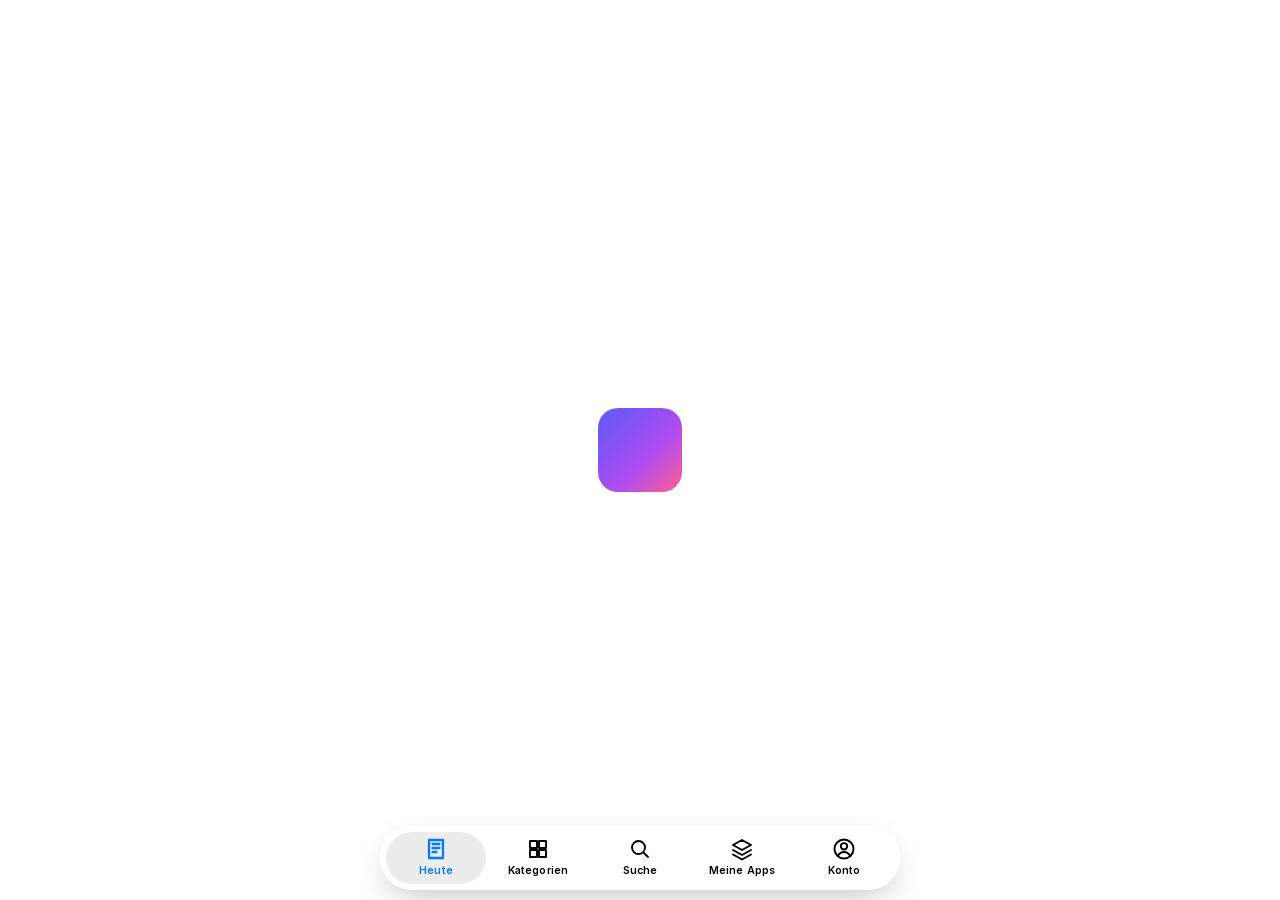
<file: index.html>
<!doctype html>
<html lang="de">
<head>
  <meta charset="utf-8">
  <meta name="viewport" content="width=device-width, initial-scale=1, viewport-fit=cover">
  <title>KISTORE – Die besten KI-Webapps, kuratiert</title>
  <meta name="description" content="KISTORE ist ein kuratiertes Verzeichnis für KI-Webapps: entdecken, vergleichen, bewerten und direkt beim Anbieter öffnen.">
  <meta name="theme-color" content="#ffffff">
  <meta name="color-scheme" content="light dark">
  <meta name="apple-mobile-web-app-capable" content="yes">
  <meta name="mobile-web-app-capable" content="yes">
  <meta name="apple-mobile-web-app-status-bar-style" content="default">
  <meta name="apple-mobile-web-app-title" content="KISTORE">
  <meta name="format-detection" content="telephone=no">
  <meta name="referrer" content="strict-origin-when-cross-origin">
  <link rel="manifest" href="manifest.webmanifest">
  <link rel="icon" type="image/png" sizes="32x32" href="icons/favicon-32.png">
  <link rel="apple-touch-icon" href="icons/apple-touch-icon.png">
  <link rel="stylesheet" href="app.css?v=1793652872">
  <style>#boot{position:fixed;inset:0;display:grid;place-items:center;background:var(--bg)}#boot div{width:84px;height:84px;border-radius:20px;background:linear-gradient(135deg,#5B5BF7,#B04CF0 60%,#FF5E8A);animation:pulse 1.2s ease-in-out infinite}@keyframes pulse{50%{transform:scale(.92);opacity:.7}}</style>
</head>
<body>
  <svg width="0" height="0" style="position:absolute" aria-hidden="true"><defs><linearGradient id="half"><stop offset="50%" stop-color="currentColor"/><stop offset="50%" stop-color="transparent"/></linearGradient></defs></svg>
  <div id="boot" aria-hidden="true"><div></div></div>
  <main id="view" aria-live="polite"></main>
  <nav id="tabbar" class="tabbar" aria-label="Hauptnavigation"></nav>
  <noscript><p style="padding:40px;text-align:center">KISTORE benötigt JavaScript.</p></noscript>
  <script src="config.js?v=1793652872"></script>
  <script src="vendor/supabase.js"></script>
  <script src="payments.js?v=1793652872"></script>
  <script src="demo.js?v=1793652872"></script>
  <script src="art.js?v=1793652872"></script>
  <script src="app.js?v=1793652872"></script>
</body>
</html>
</file>
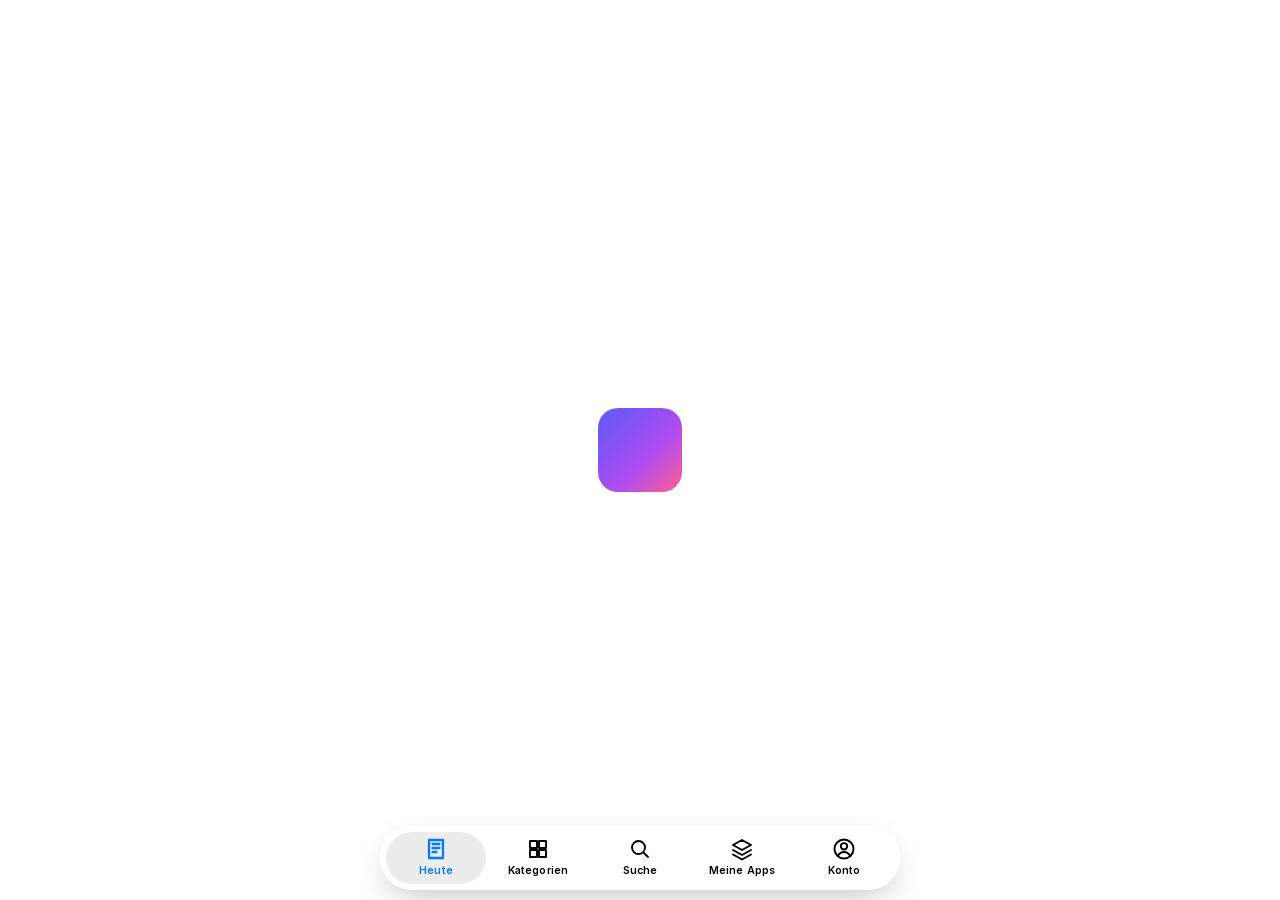
<file: admin.html>
<!doctype html>
<html lang="de">
<head>
<meta charset="utf-8">
<meta name="viewport" content="width=device-width, initial-scale=1">
<meta name="robots" content="noindex, nofollow">
<title>Admin – KISTORE</title>
<meta http-equiv="refresh" content="0; url=./#/admin">
<script>location.replace("./" + (location.search || "") + "#/admin");</script>
</head>
<body style="font-family:-apple-system,system-ui,sans-serif;padding:40px;text-align:center">
<p>Weiter zum <a href="./#/admin">KISTORE-Admin-Bereich</a> …</p>
</body>
</html>
</file>
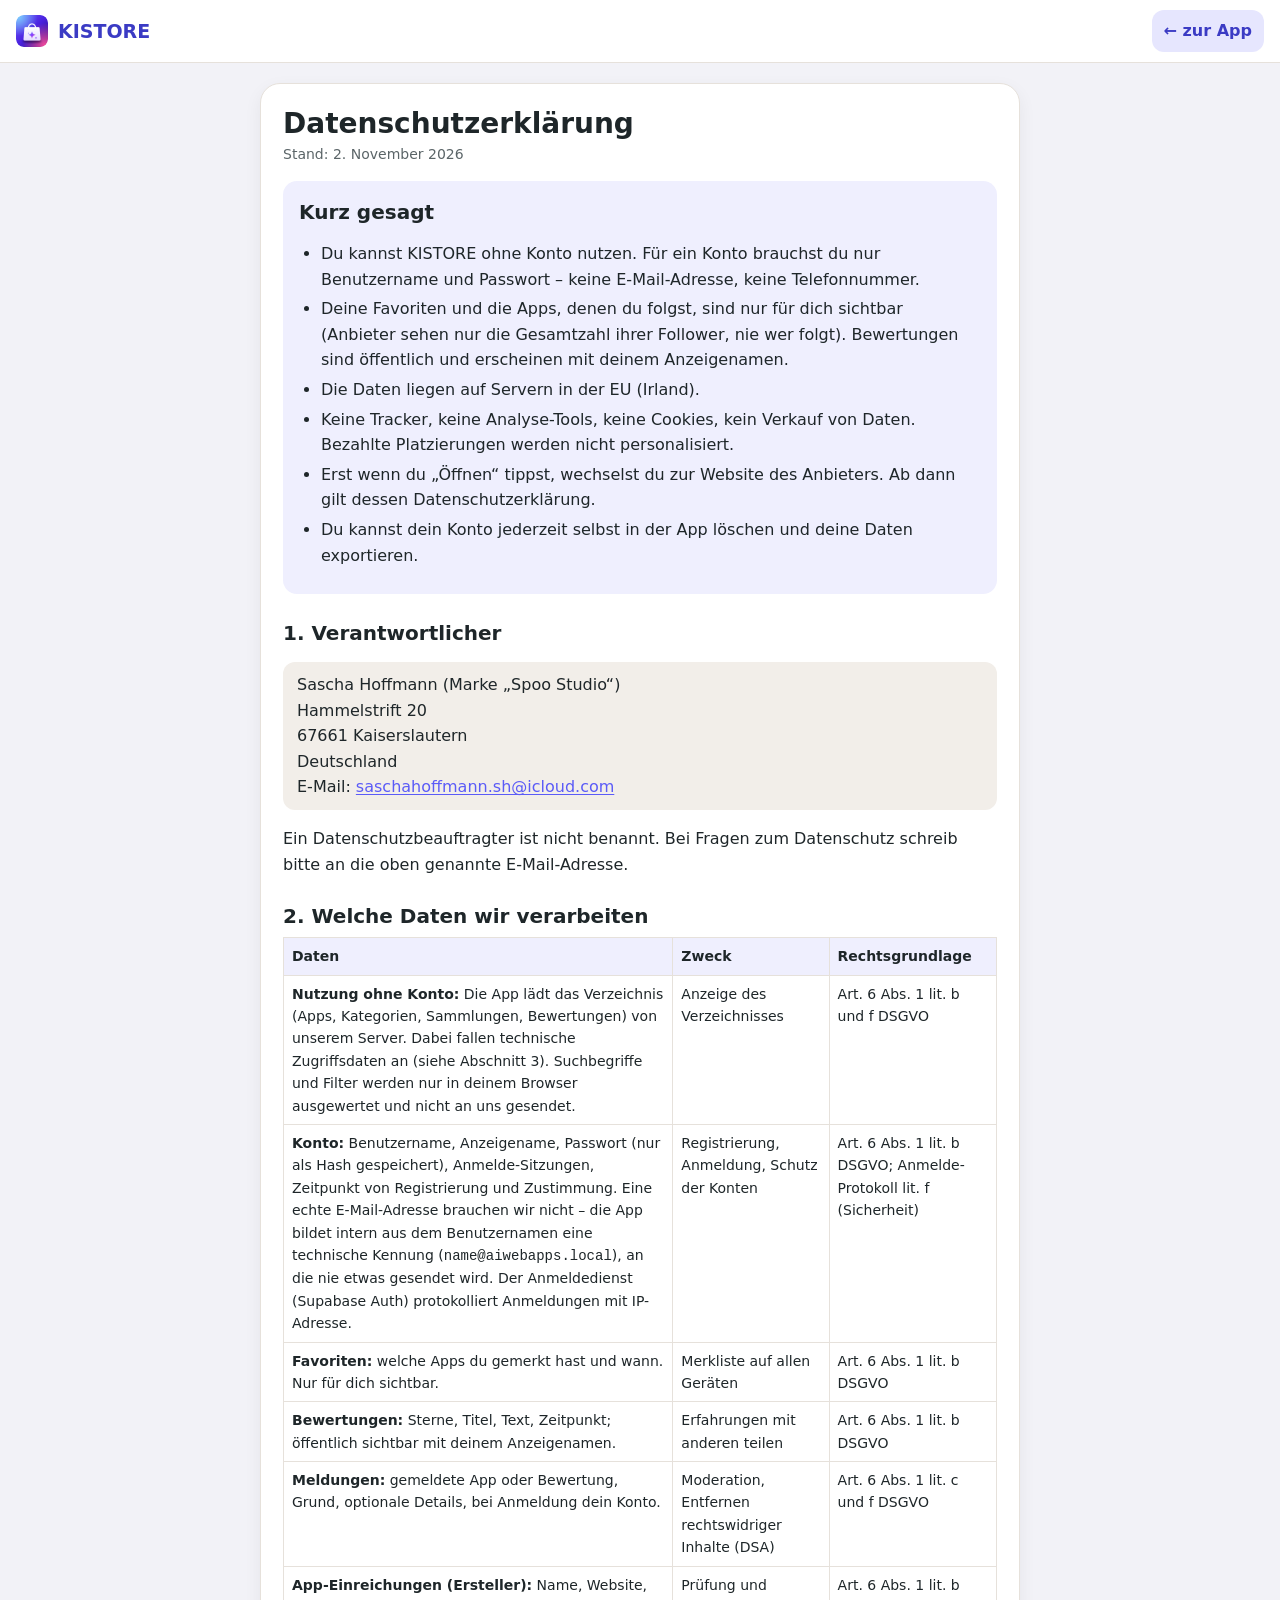
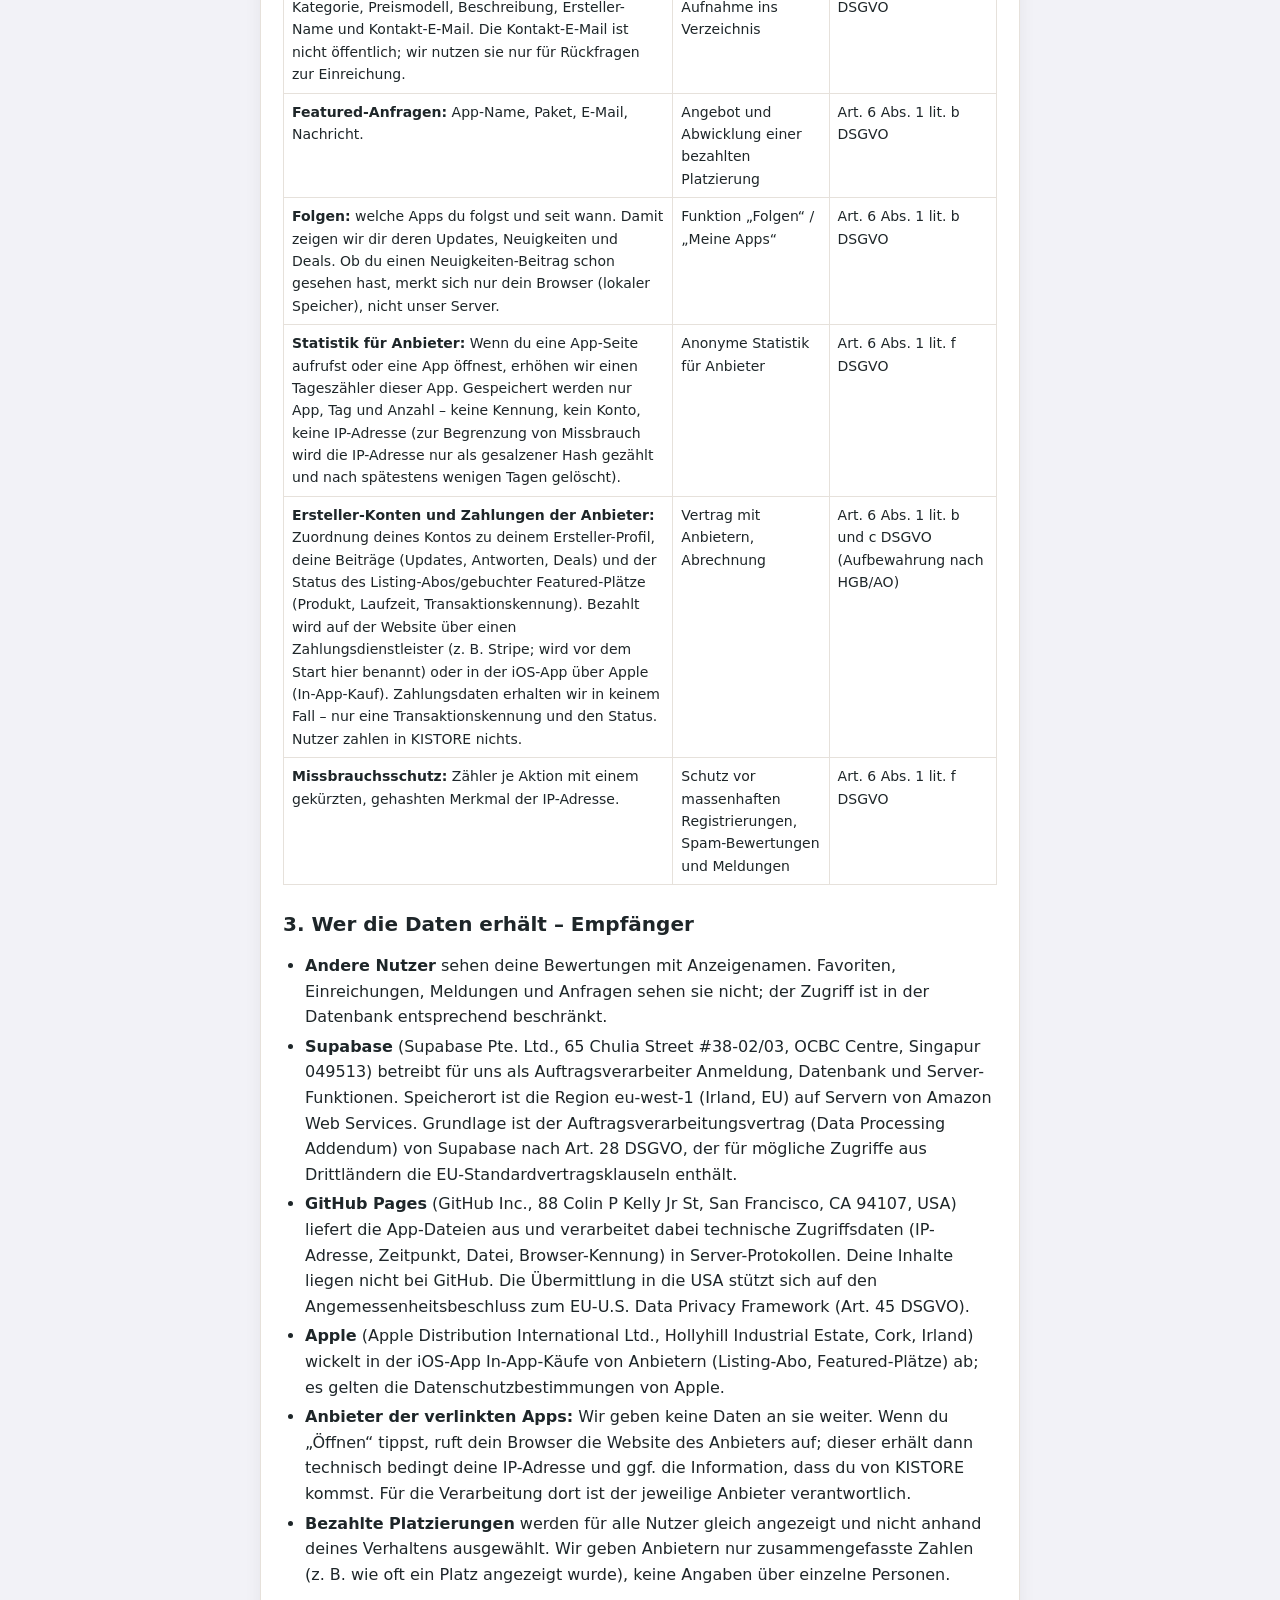
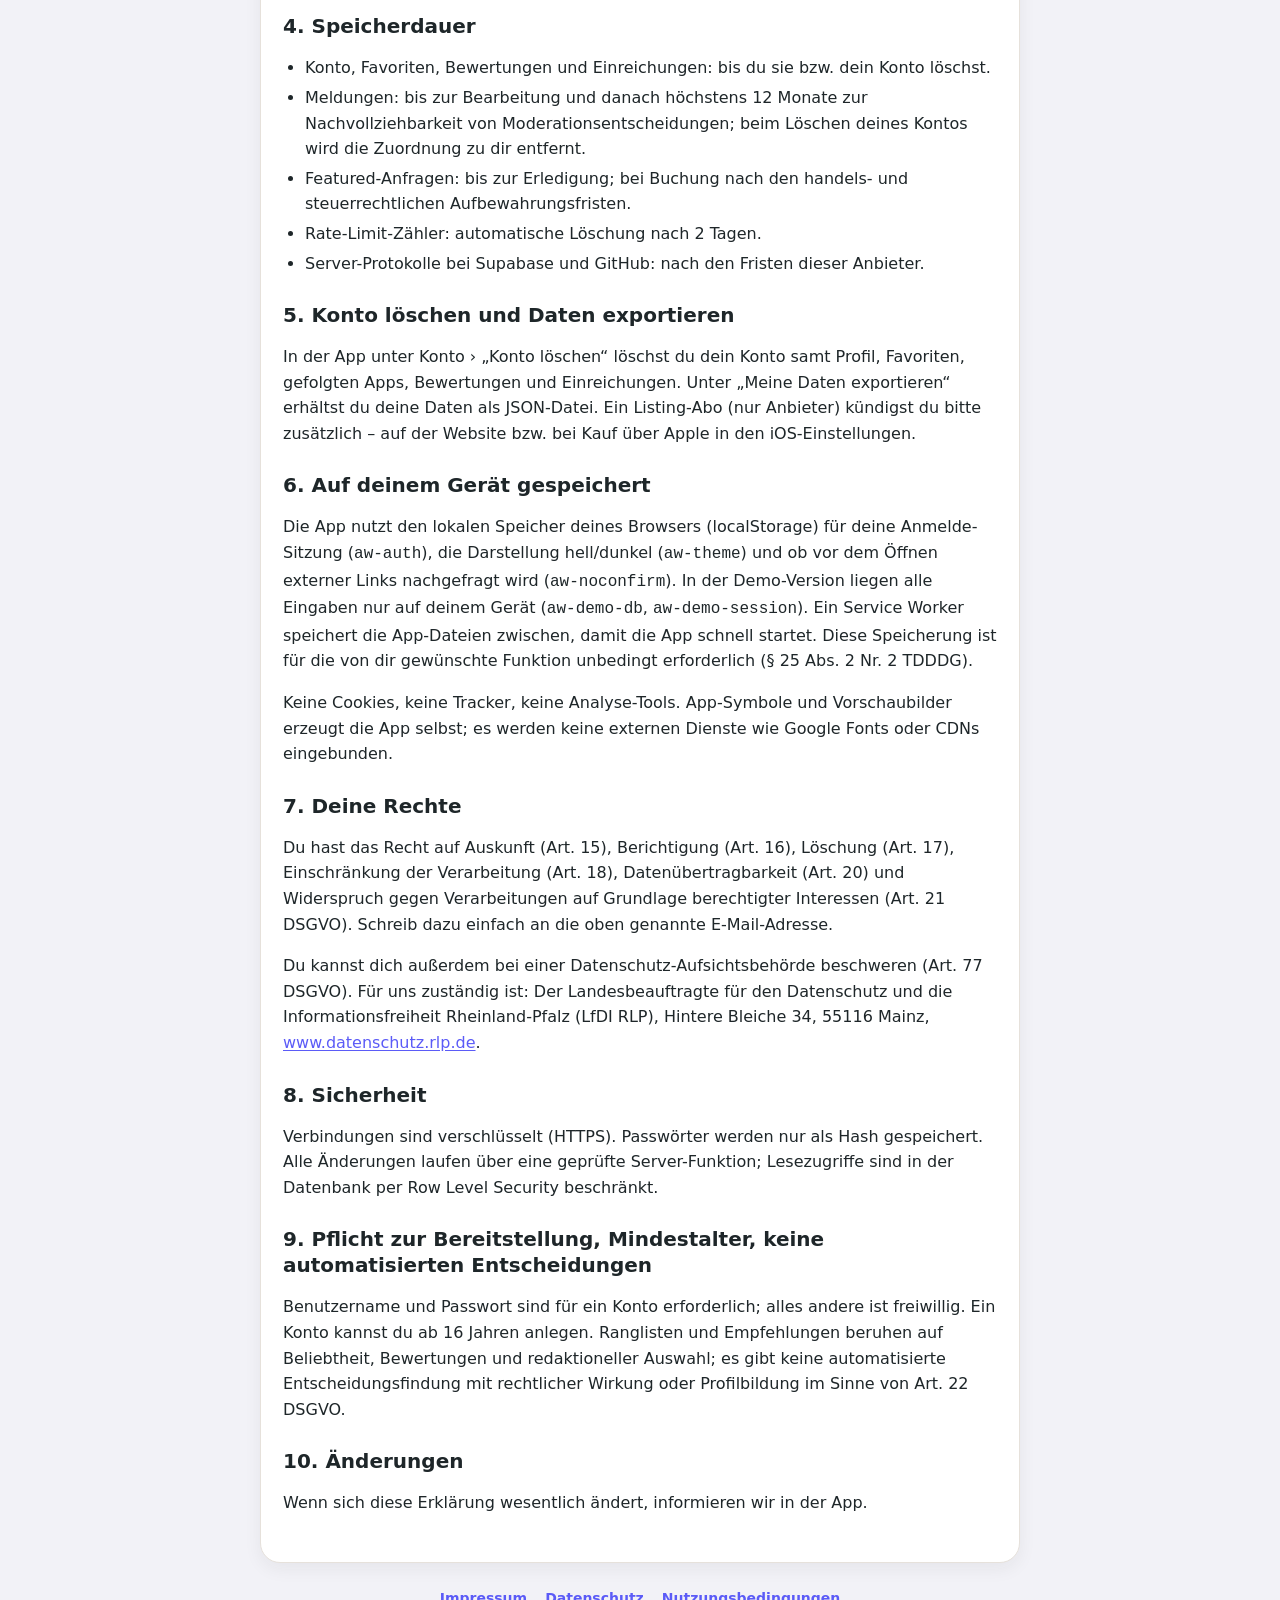
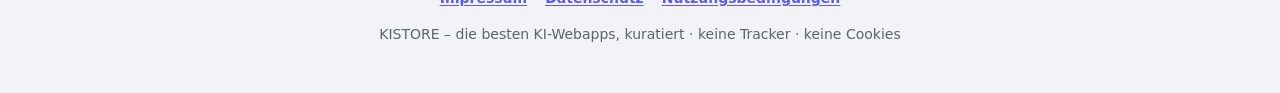
<file: datenschutz.html>
<!doctype html>
<html lang="de"><head><meta charset="utf-8"><meta name="viewport" content="width=device-width,initial-scale=1,viewport-fit=cover">
<title>Datenschutz – KISTORE</title><meta name="robots" content="noindex">
<meta name="theme-color" content="#ffffff"><link rel="icon" type="image/png" href="icons/favicon-32.png"><link rel="stylesheet" href="legal.css?v=1793652872"></head>
<body><header class="lh"><a href="./" class="home"><img src="icons/icon-192.png" alt="" width="32" height="32"><span>KISTORE</span></a><a href="./#/konto" class="back">← zur App</a></header>
<main class="lm">
<h1>Datenschutzerklärung</h1><p class="stand">Stand: 2. November 2026</p>
<div class="tldr"><h2 style="margin-top:8px">Kurz gesagt</h2><ul>
<li>Du kannst KISTORE ohne Konto nutzen. Für ein Konto brauchst du nur Benutzername und Passwort – keine E-Mail-Adresse, keine Telefonnummer.</li>
<li>Deine Favoriten und die Apps, denen du folgst, sind nur für dich sichtbar (Anbieter sehen nur die Gesamtzahl ihrer Follower, nie wer folgt). Bewertungen sind öffentlich und erscheinen mit deinem Anzeigenamen.</li>
<li>Die Daten liegen auf Servern in der EU (Irland).</li>
<li>Keine Tracker, keine Analyse-Tools, keine Cookies, kein Verkauf von Daten. Bezahlte Platzierungen werden nicht personalisiert.</li>
<li>Erst wenn du „Öffnen“ tippst, wechselst du zur Website des Anbieters. Ab dann gilt dessen Datenschutzerklärung.</li>
<li>Du kannst dein Konto jederzeit selbst in der App löschen und deine Daten exportieren.</li>
</ul></div>
<h2>1. Verantwortlicher</h2>
<p class="addr">Sascha Hoffmann (Marke „Spoo Studio“)<br>Hammelstrift 20<br>67661 Kaiserslautern<br>Deutschland<br>E-Mail: <a href="mailto:saschahoffmann.sh@icloud.com">saschahoffmann.sh@icloud.com</a></p>
<p>Ein Datenschutzbeauftragter ist nicht benannt. Bei Fragen zum Datenschutz schreib bitte an die oben genannte E-Mail-Adresse.</p>
<h2>2. Welche Daten wir verarbeiten</h2>
<table class="tbl"><tr><th>Daten</th><th>Zweck</th><th>Rechtsgrundlage</th></tr>
<tr><td><b>Nutzung ohne Konto:</b> Die App lädt das Verzeichnis (Apps, Kategorien, Sammlungen, Bewertungen) von unserem Server. Dabei fallen technische Zugriffsdaten an (siehe Abschnitt 3). Suchbegriffe und Filter werden nur in deinem Browser ausgewertet und nicht an uns gesendet.</td><td>Anzeige des Verzeichnisses</td><td>Art. 6 Abs. 1 lit. b und f DSGVO</td></tr>
<tr><td><b>Konto:</b> Benutzername, Anzeigename, Passwort (nur als Hash gespeichert), Anmelde-Sitzungen, Zeitpunkt von Registrierung und Zustimmung. Eine echte E-Mail-Adresse brauchen wir nicht – die App bildet intern aus dem Benutzernamen eine technische Kennung (<code>name@aiwebapps.local</code>), an die nie etwas gesendet wird. Der Anmeldedienst (Supabase Auth) protokolliert Anmeldungen mit IP-Adresse.</td><td>Registrierung, Anmeldung, Schutz der Konten</td><td>Art. 6 Abs. 1 lit. b DSGVO; Anmelde-Protokoll lit. f (Sicherheit)</td></tr>
<tr><td><b>Favoriten:</b> welche Apps du gemerkt hast und wann. Nur für dich sichtbar.</td><td>Merkliste auf allen Geräten</td><td>Art. 6 Abs. 1 lit. b DSGVO</td></tr>
<tr><td><b>Bewertungen:</b> Sterne, Titel, Text, Zeitpunkt; öffentlich sichtbar mit deinem Anzeigenamen.</td><td>Erfahrungen mit anderen teilen</td><td>Art. 6 Abs. 1 lit. b DSGVO</td></tr>
<tr><td><b>Meldungen:</b> gemeldete App oder Bewertung, Grund, optionale Details, bei Anmeldung dein Konto.</td><td>Moderation, Entfernen rechtswidriger Inhalte (DSA)</td><td>Art. 6 Abs. 1 lit. c und f DSGVO</td></tr>
<tr><td><b>App-Einreichungen (Ersteller):</b> Name, Website, Kategorie, Preismodell, Beschreibung, Ersteller-Name und Kontakt-E-Mail. Die Kontakt-E-Mail ist nicht öffentlich; wir nutzen sie nur für Rückfragen zur Einreichung.</td><td>Prüfung und Aufnahme ins Verzeichnis</td><td>Art. 6 Abs. 1 lit. b DSGVO</td></tr>
<tr><td><b>Featured-Anfragen:</b> App-Name, Paket, E-Mail, Nachricht.</td><td>Angebot und Abwicklung einer bezahlten Platzierung</td><td>Art. 6 Abs. 1 lit. b DSGVO</td></tr>
<tr><td><b>Folgen:</b> welche Apps du folgst und seit wann. Damit zeigen wir dir deren Updates, Neuigkeiten und Deals. Ob du einen Neuigkeiten-Beitrag schon gesehen hast, merkt sich nur dein Browser (lokaler Speicher), nicht unser Server.</td><td>Funktion „Folgen“ / „Meine Apps“</td><td>Art. 6 Abs. 1 lit. b DSGVO</td></tr>
<tr><td><b>Statistik für Anbieter:</b> Wenn du eine App-Seite aufrufst oder eine App öffnest, erhöhen wir einen Tageszähler dieser App. Gespeichert werden nur App, Tag und Anzahl – keine Kennung, kein Konto, keine IP-Adresse (zur Begrenzung von Missbrauch wird die IP-Adresse nur als gesalzener Hash gezählt und nach spätestens wenigen Tagen gelöscht).</td><td>Anonyme Statistik für Anbieter</td><td>Art. 6 Abs. 1 lit. f DSGVO</td></tr>
<tr><td><b>Ersteller-Konten und Zahlungen der Anbieter:</b> Zuordnung deines Kontos zu deinem Ersteller-Profil, deine Beiträge (Updates, Antworten, Deals) und der Status des Listing-Abos/gebuchter Featured-Plätze (Produkt, Laufzeit, Transaktionskennung). Bezahlt wird auf der Website über einen Zahlungsdienstleister (z. B. Stripe; wird vor dem Start hier benannt) oder in der iOS-App über Apple (In-App-Kauf). Zahlungsdaten erhalten wir in keinem Fall – nur eine Transaktionskennung und den Status. Nutzer zahlen in KISTORE nichts.</td><td>Vertrag mit Anbietern, Abrechnung</td><td>Art. 6 Abs. 1 lit. b und c DSGVO (Aufbewahrung nach HGB/AO)</td></tr>
<tr><td><b>Missbrauchsschutz:</b> Zähler je Aktion mit einem gekürzten, gehashten Merkmal der IP-Adresse.</td><td>Schutz vor massenhaften Registrierungen, Spam-Bewertungen und Meldungen</td><td>Art. 6 Abs. 1 lit. f DSGVO</td></tr>
</table>
<h2>3. Wer die Daten erhält – Empfänger</h2>
<ul>
<li><b>Andere Nutzer</b> sehen deine Bewertungen mit Anzeigenamen. Favoriten, Einreichungen, Meldungen und Anfragen sehen sie nicht; der Zugriff ist in der Datenbank entsprechend beschränkt.</li>
<li><b>Supabase</b> (Supabase Pte. Ltd., 65 Chulia Street #38-02/03, OCBC Centre, Singapur 049513) betreibt für uns als Auftragsverarbeiter Anmeldung, Datenbank und Server-Funktionen. Speicherort ist die Region eu-west-1 (Irland, EU) auf Servern von Amazon Web Services. Grundlage ist der Auftragsverarbeitungsvertrag (Data Processing Addendum) von Supabase nach Art. 28 DSGVO, der für mögliche Zugriffe aus Drittländern die EU-Standardvertragsklauseln enthält.</li>
<li><b>GitHub Pages</b> (GitHub Inc., 88 Colin P Kelly Jr St, San Francisco, CA 94107, USA) liefert die App-Dateien aus und verarbeitet dabei technische Zugriffsdaten (IP-Adresse, Zeitpunkt, Datei, Browser-Kennung) in Server-Protokollen. Deine Inhalte liegen nicht bei GitHub. Die Übermittlung in die USA stützt sich auf den Angemessenheitsbeschluss zum EU-U.S. Data Privacy Framework (Art. 45 DSGVO).</li>
<li><b>Apple</b> (Apple Distribution International Ltd., Hollyhill Industrial Estate, Cork, Irland) wickelt in der iOS-App In-App-Käufe von Anbietern (Listing-Abo, Featured-Plätze) ab; es gelten die Datenschutzbestimmungen von Apple.</li>
<li><b>Anbieter der verlinkten Apps:</b> Wir geben keine Daten an sie weiter. Wenn du „Öffnen“ tippst, ruft dein Browser die Website des Anbieters auf; dieser erhält dann technisch bedingt deine IP-Adresse und ggf. die Information, dass du von KISTORE kommst. Für die Verarbeitung dort ist der jeweilige Anbieter verantwortlich.</li>
<li><b>Bezahlte Platzierungen</b> werden für alle Nutzer gleich angezeigt und nicht anhand deines Verhaltens ausgewählt. Wir geben Anbietern nur zusammengefasste Zahlen (z. B. wie oft ein Platz angezeigt wurde), keine Angaben über einzelne Personen.</li>
</ul>
<h2>4. Speicherdauer</h2>
<ul>
<li>Konto, Favoriten, Bewertungen und Einreichungen: bis du sie bzw. dein Konto löschst.</li>
<li>Meldungen: bis zur Bearbeitung und danach höchstens 12 Monate zur Nachvollziehbarkeit von Moderationsentscheidungen; beim Löschen deines Kontos wird die Zuordnung zu dir entfernt.</li>
<li>Featured-Anfragen: bis zur Erledigung; bei Buchung nach den handels- und steuerrechtlichen Aufbewahrungsfristen.</li>
<li>Rate-Limit-Zähler: automatische Löschung nach 2 Tagen.</li>
<li>Server-Protokolle bei Supabase und GitHub: nach den Fristen dieser Anbieter.</li>
</ul>
<h2>5. Konto löschen und Daten exportieren</h2>
<p>In der App unter Konto › „Konto löschen“ löschst du dein Konto samt Profil, Favoriten, gefolgten Apps, Bewertungen und Einreichungen. Unter „Meine Daten exportieren“ erhältst du deine Daten als JSON-Datei. Ein Listing-Abo (nur Anbieter) kündigst du bitte zusätzlich – auf der Website bzw. bei Kauf über Apple in den iOS-Einstellungen.</p>
<h2>6. Auf deinem Gerät gespeichert</h2>
<p>Die App nutzt den lokalen Speicher deines Browsers (localStorage) für deine Anmelde-Sitzung (<code>aw-auth</code>), die Darstellung hell/dunkel (<code>aw-theme</code>) und ob vor dem Öffnen externer Links nachgefragt wird (<code>aw-noconfirm</code>). In der Demo-Version liegen alle Eingaben nur auf deinem Gerät (<code>aw-demo-db</code>, <code>aw-demo-session</code>). Ein Service Worker speichert die App-Dateien zwischen, damit die App schnell startet. Diese Speicherung ist für die von dir gewünschte Funktion unbedingt erforderlich (§ 25 Abs. 2 Nr. 2 TDDDG).</p>
<p>Keine Cookies, keine Tracker, keine Analyse-Tools. App-Symbole und Vorschaubilder erzeugt die App selbst; es werden keine externen Dienste wie Google Fonts oder CDNs eingebunden.</p>
<h2>7. Deine Rechte</h2>
<p>Du hast das Recht auf Auskunft (Art. 15), Berichtigung (Art. 16), Löschung (Art. 17), Einschränkung der Verarbeitung (Art. 18), Datenübertragbarkeit (Art. 20) und Widerspruch gegen Verarbeitungen auf Grundlage berechtigter Interessen (Art. 21 DSGVO). Schreib dazu einfach an die oben genannte E-Mail-Adresse.</p>
<p>Du kannst dich außerdem bei einer Datenschutz-Aufsichtsbehörde beschweren (Art. 77 DSGVO). Für uns zuständig ist: Der Landesbeauftragte für den Datenschutz und die Informationsfreiheit Rheinland-Pfalz (LfDI RLP), Hintere Bleiche 34, 55116 Mainz, <a href="https://www.datenschutz.rlp.de">www.datenschutz.rlp.de</a>.</p>
<h2>8. Sicherheit</h2>
<p>Verbindungen sind verschlüsselt (HTTPS). Passwörter werden nur als Hash gespeichert. Alle Änderungen laufen über eine geprüfte Server-Funktion; Lesezugriffe sind in der Datenbank per Row Level Security beschränkt.</p>
<h2>9. Pflicht zur Bereitstellung, Mindestalter, keine automatisierten Entscheidungen</h2>
<p>Benutzername und Passwort sind für ein Konto erforderlich; alles andere ist freiwillig. Ein Konto kannst du ab 16 Jahren anlegen. Ranglisten und Empfehlungen beruhen auf Beliebtheit, Bewertungen und redaktioneller Auswahl; es gibt keine automatisierte Entscheidungsfindung mit rechtlicher Wirkung oder Profilbildung im Sinne von Art. 22 DSGVO.</p>
<h2>10. Änderungen</h2>
<p>Wenn sich diese Erklärung wesentlich ändert, informieren wir in der App.</p>
</main>
<footer class="lf"><nav><a href="impressum.html">Impressum</a><a href="datenschutz.html">Datenschutz</a><a href="nutzungsbedingungen.html">Nutzungsbedingungen</a></nav><p>KISTORE – die besten KI-Webapps, kuratiert · keine Tracker · keine Cookies</p></footer></body></html>
</file>
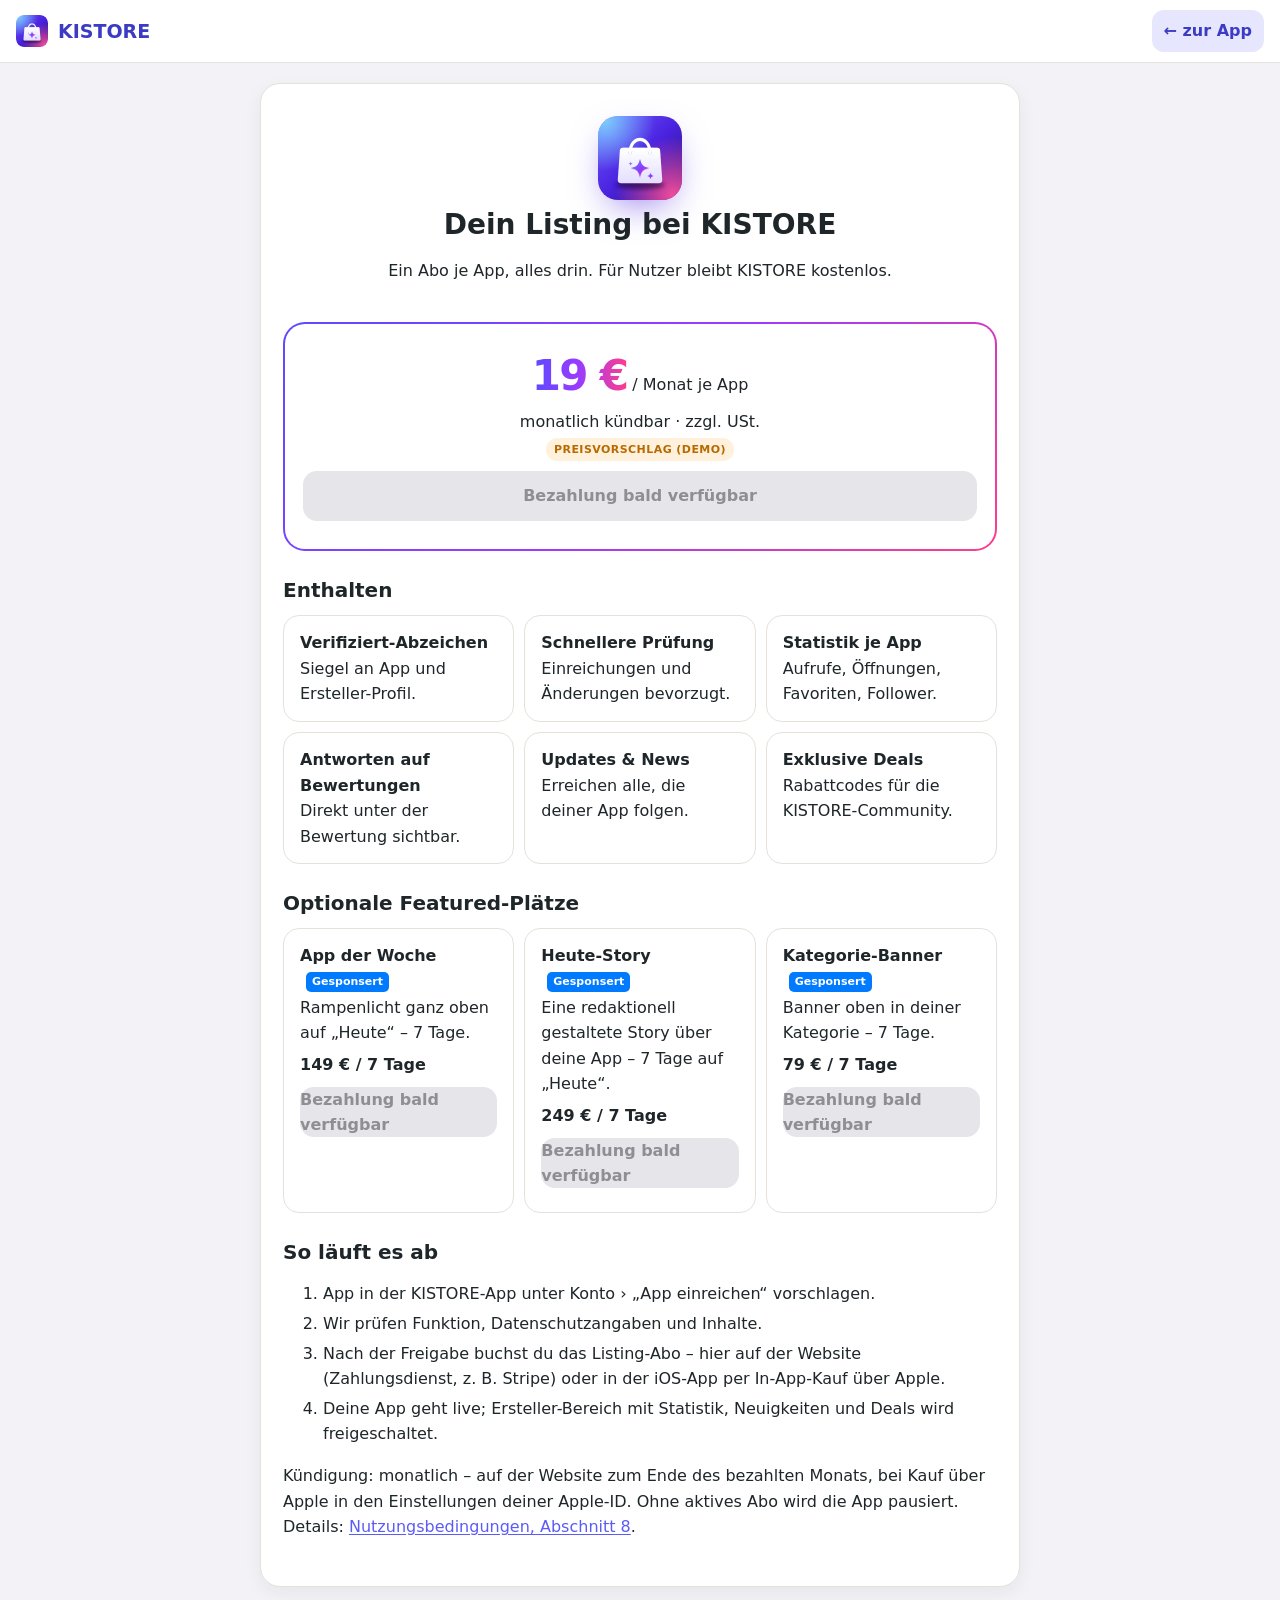
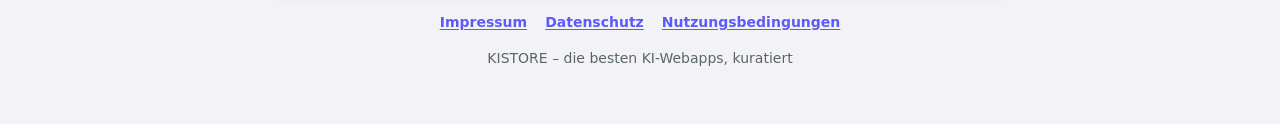
<file: ersteller.html>
<!doctype html>
<html lang="de"><head><meta charset="utf-8"><meta name="viewport" content="width=device-width,initial-scale=1,viewport-fit=cover">
<title>Für Ersteller: Listing-Abo – KISTORE</title><meta name="description" content="Liste deine KI-Webapp bei KISTORE: verifiziert, mit Statistik, Neuigkeiten, Deals und Antworten auf Bewertungen.">
<meta name="theme-color" content="#ffffff"><link rel="icon" type="image/png" href="icons/favicon-32.png"><link rel="stylesheet" href="legal.css?v=1793652872">
<style>
.hero{text-align:center;padding:10px 0 4px}.hero img{width:84px;height:84px;border-radius:20px;box-shadow:0 14px 36px -12px rgba(75,35,224,.6)}
.price{margin:18px 0;border-radius:22px;padding:18px;text-align:center;background:linear-gradient(#fff,#fff) padding-box,linear-gradient(135deg,#5B4BFF,#9B3BFF,#FF3D8B) border-box;border:2px solid transparent}
.price b{font-size:42px;letter-spacing:-.04em;background:linear-gradient(90deg,#5B4BFF,#9B3BFF,#FF3D8B);-webkit-background-clip:text;background-clip:text;color:transparent}
.note{display:inline-block;font-size:11px;font-weight:700;text-transform:uppercase;letter-spacing:.04em;color:#B86A00;background:#FFF1DC;padding:3px 8px;border-radius:999px}
.grid{display:grid;gap:10px;grid-template-columns:repeat(auto-fit,minmax(220px,1fr));margin:12px 0}
.card{background:#fff;border-radius:16px;padding:14px 16px;border:1px solid var(--line)}.card b{display:block}
.buy{display:flex;align-items:center;justify-content:center;height:50px;border-radius:14px;background:linear-gradient(135deg,#5B4BFF,#9B3BFF 60%,#FF3D8B);color:#fff;font-weight:650;text-decoration:none;margin:10px 0}
.buy.off{background:#E5E5EA;color:#8E8E93;pointer-events:none}
.ad{display:inline-block;font-size:11px;font-weight:700;background:#007AFF;color:#fff;border-radius:5px;padding:1px 6px;margin-left:6px;vertical-align:2px}
</style></head>
<body><header class="lh"><a href="./" class="home"><img src="icons/icon-192.png" alt="" width="32" height="32"><span>KISTORE</span></a><a href="./#/listing" class="back">← zur App</a></header>
<main class="lm">
<div class="hero"><img src="icons/logo.svg" alt=""><h1>Dein Listing bei KISTORE</h1><p>Ein Abo je App, alles drin. Für Nutzer bleibt KISTORE kostenlos.</p></div>
<div class="price"><b id="p">19 €</b> <span>/ Monat je App</span><br><span id="pc">monatlich kündbar · zzgl. USt.</span><br><span class="note" id="pn">Preisvorschlag (Demo)</span><a class="buy" id="buy-listing" href="#">Listing-Abo buchen</a></div>
<h2>Enthalten</h2>
<div class="grid">
<div class="card"><b>Verifiziert-Abzeichen</b>Siegel an App und Ersteller-Profil.</div>
<div class="card"><b>Schnellere Prüfung</b>Einreichungen und Änderungen bevorzugt.</div>
<div class="card"><b>Statistik je App</b>Aufrufe, Öffnungen, Favoriten, Follower.</div>
<div class="card"><b>Antworten auf Bewertungen</b>Direkt unter der Bewertung sichtbar.</div>
<div class="card"><b>Updates &amp; News</b>Erreichen alle, die deiner App folgen.</div>
<div class="card"><b>Exklusive Deals</b>Rabattcodes für die KISTORE-Community.</div>
</div>
<h2>Optionale Featured-Plätze</h2>
<div class="grid" id="feat"></div>
<h2>So läuft es ab</h2>
<ol><li>App in der KISTORE-App unter Konto › „App einreichen“ vorschlagen.</li><li>Wir prüfen Funktion, Datenschutzangaben und Inhalte.</li><li>Nach der Freigabe buchst du das Listing-Abo – hier auf der Website (Zahlungsdienst, z. B. Stripe) oder in der iOS-App per In-App-Kauf über Apple.</li><li>Deine App geht live; Ersteller-Bereich mit Statistik, Neuigkeiten und Deals wird freigeschaltet.</li></ol>
<p>Kündigung: monatlich – auf der Website zum Ende des bezahlten Monats, bei Kauf über Apple in den Einstellungen deiner Apple-ID. Ohne aktives Abo wird die App pausiert. Details: <a href="nutzungsbedingungen.html#ersteller">Nutzungsbedingungen, Abschnitt 8</a>.</p>
</main>
<footer class="lf"><nav><a href="impressum.html">Impressum</a><a href="datenschutz.html">Datenschutz</a><a href="nutzungsbedingungen.html">Nutzungsbedingungen</a></nav><p>KISTORE – die besten KI-Webapps, kuratiert</p></footer>
<script src="config.js?v=1793652872"></script>
<script>
(function () {
  var C = window.AW_CONFIG || {}, L = C.listing || {}, ch = C.checkout || {};
  var esc = function (s) { return String(s == null ? "" : s).replace(/[&<>"]/g, function (c) { return { "&": "&amp;", "<": "&lt;", ">": "&gt;", '"': "&quot;" }[c]; }); };
  document.getElementById("p").textContent = L.price || "";
  document.getElementById("pc").textContent = (L.cancel || "monatlich kündbar") + " · zzgl. USt.";
  document.getElementById("pn").textContent = L.note || "";
  var buy = function (el, key) { if (ch[key]) { el.href = ch[key]; el.target = "_blank"; el.rel = "noopener"; } else { el.textContent = "Bezahlung bald verfügbar"; el.classList.add("off"); el.removeAttribute("href"); } };
  buy(document.getElementById("buy-listing"), "listing");
  document.getElementById("feat").innerHTML = (C.featured || []).map(function (f) { return '<div class="card"><b>' + esc(f.title) + '<span class="ad">Gesponsert</span></b>' + esc(f.desc) + '<br><b style="margin-top:6px">' + esc(f.price) + ' / 7 Tage</b><a class="buy" data-k="' + esc(f.product) + '" href="#">Buchen</a></div>'; }).join("");
  [].forEach.call(document.querySelectorAll("#feat .buy"), function (a) { buy(a, a.getAttribute("data-k")); });
})();
</script>
</body></html>
</file>
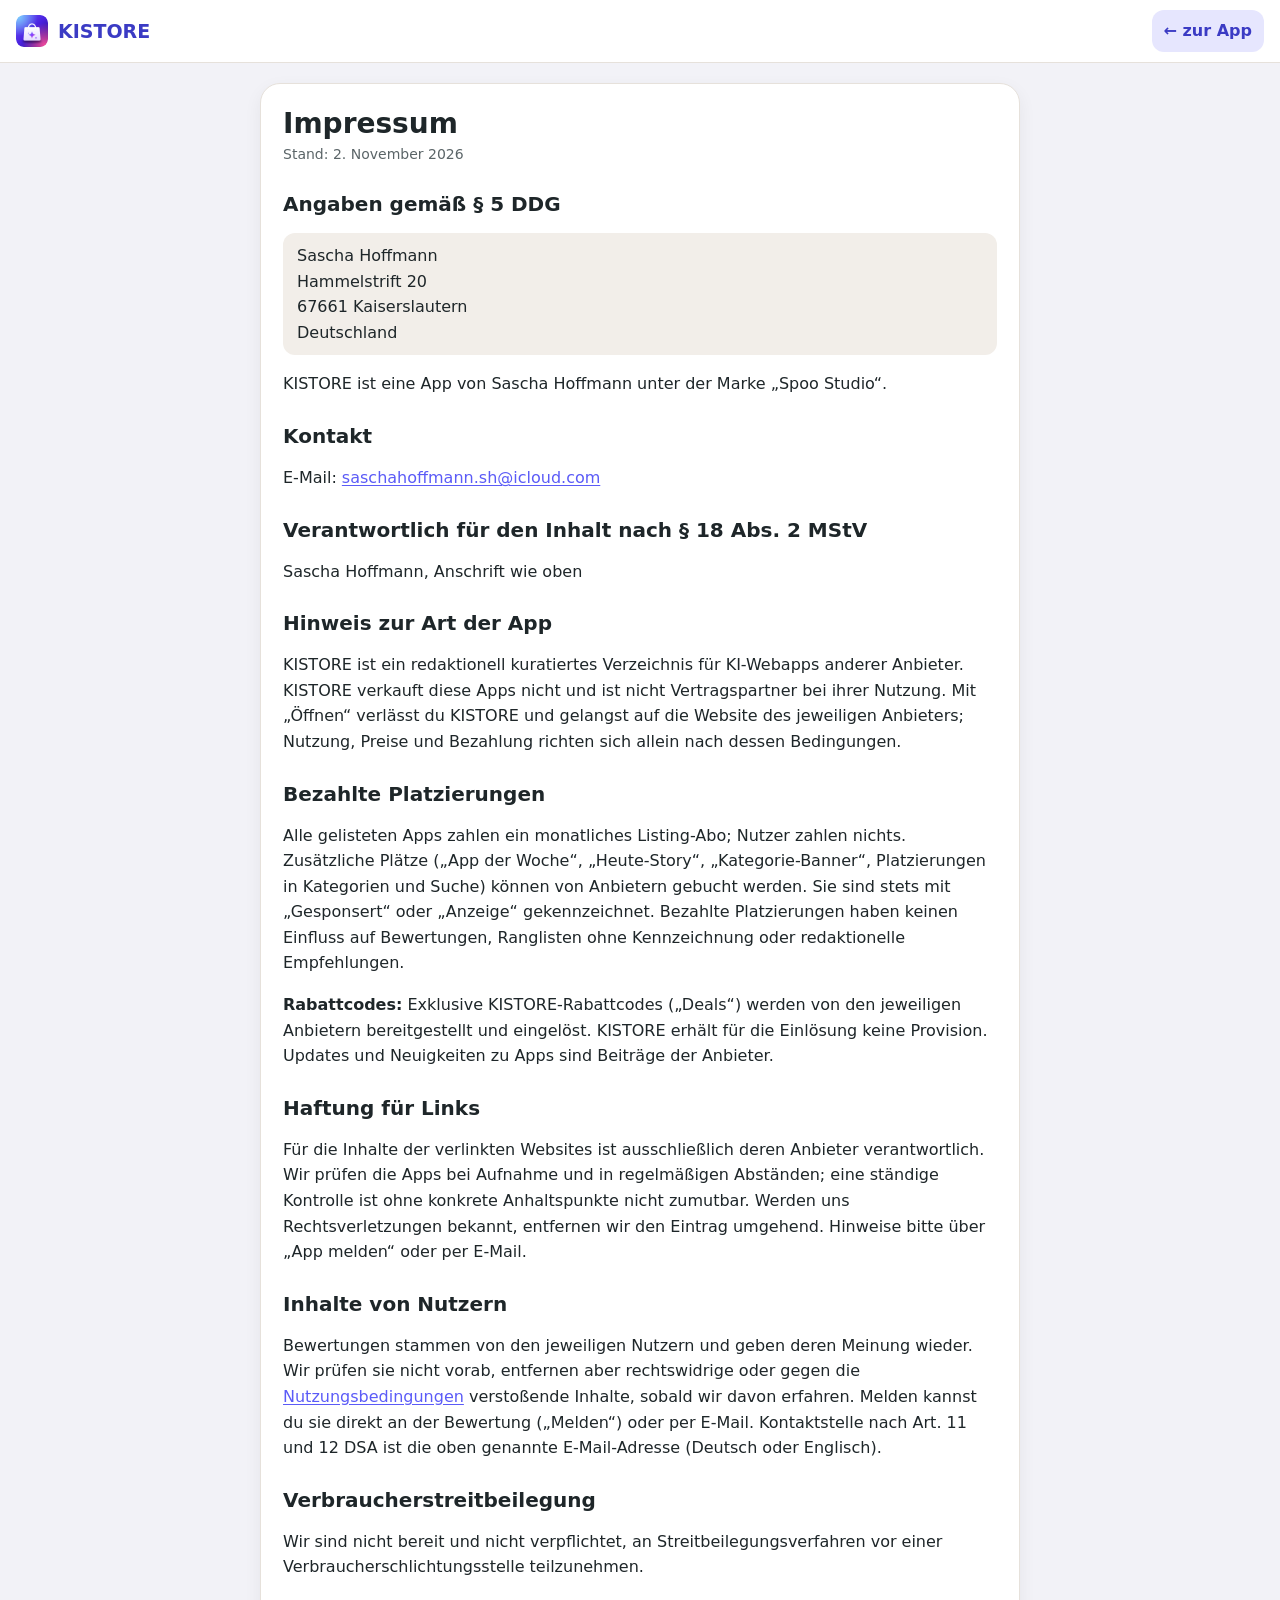
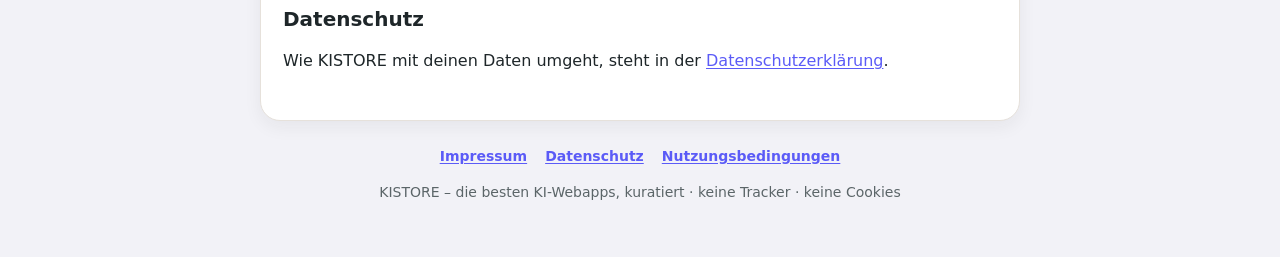
<file: impressum.html>
<!doctype html>
<html lang="de"><head><meta charset="utf-8"><meta name="viewport" content="width=device-width,initial-scale=1,viewport-fit=cover">
<title>Impressum – KISTORE</title><meta name="robots" content="noindex">
<meta name="theme-color" content="#ffffff"><link rel="icon" type="image/png" href="icons/favicon-32.png"><link rel="stylesheet" href="legal.css?v=1793652872"></head>
<body><header class="lh"><a href="./" class="home"><img src="icons/icon-192.png" alt="" width="32" height="32"><span>KISTORE</span></a><a href="./#/konto" class="back">← zur App</a></header>
<main class="lm">
<h1>Impressum</h1><p class="stand">Stand: 2. November 2026</p>
<h2>Angaben gemäß § 5 DDG</h2>
<p class="addr">Sascha Hoffmann<br>Hammelstrift 20<br>67661 Kaiserslautern<br>Deutschland</p>
<p>KISTORE ist eine App von Sascha Hoffmann unter der Marke „Spoo Studio“.</p>
<h2>Kontakt</h2>
<p>E-Mail: <a href="mailto:saschahoffmann.sh@icloud.com">saschahoffmann.sh@icloud.com</a></p>
<h2>Verantwortlich für den Inhalt nach § 18 Abs. 2 MStV</h2>
<p>Sascha Hoffmann, Anschrift wie oben</p>
<h2>Hinweis zur Art der App</h2>
<p>KISTORE ist ein redaktionell kuratiertes Verzeichnis für KI-Webapps anderer Anbieter. KISTORE verkauft diese Apps nicht und ist nicht Vertragspartner bei ihrer Nutzung. Mit „Öffnen“ verlässt du KISTORE und gelangst auf die Website des jeweiligen Anbieters; Nutzung, Preise und Bezahlung richten sich allein nach dessen Bedingungen.</p>
<h2>Bezahlte Platzierungen</h2>
<p>Alle gelisteten Apps zahlen ein monatliches Listing-Abo; Nutzer zahlen nichts. Zusätzliche Plätze („App der Woche“, „Heute-Story“, „Kategorie-Banner“, Platzierungen in Kategorien und Suche) können von Anbietern gebucht werden. Sie sind stets mit „Gesponsert“ oder „Anzeige“ gekennzeichnet. Bezahlte Platzierungen haben keinen Einfluss auf Bewertungen, Ranglisten ohne Kennzeichnung oder redaktionelle Empfehlungen.</p>
<p><b>Rabattcodes:</b> Exklusive KISTORE-Rabattcodes („Deals“) werden von den jeweiligen Anbietern bereitgestellt und eingelöst. KISTORE erhält für die Einlösung keine Provision. Updates und Neuigkeiten zu Apps sind Beiträge der Anbieter.</p>
<h2>Haftung für Links</h2>
<p>Für die Inhalte der verlinkten Websites ist ausschließlich deren Anbieter verantwortlich. Wir prüfen die Apps bei Aufnahme und in regelmäßigen Abständen; eine ständige Kontrolle ist ohne konkrete Anhaltspunkte nicht zumutbar. Werden uns Rechtsverletzungen bekannt, entfernen wir den Eintrag umgehend. Hinweise bitte über „App melden“ oder per E-Mail.</p>
<h2>Inhalte von Nutzern</h2>
<p>Bewertungen stammen von den jeweiligen Nutzern und geben deren Meinung wieder. Wir prüfen sie nicht vorab, entfernen aber rechtswidrige oder gegen die <a href="nutzungsbedingungen.html">Nutzungsbedingungen</a> verstoßende Inhalte, sobald wir davon erfahren. Melden kannst du sie direkt an der Bewertung („Melden“) oder per E-Mail. Kontaktstelle nach Art. 11 und 12 DSA ist die oben genannte E-Mail-Adresse (Deutsch oder Englisch).</p>
<h2>Verbraucherstreitbeilegung</h2>
<p>Wir sind nicht bereit und nicht verpflichtet, an Streitbeilegungsverfahren vor einer Verbraucherschlichtungsstelle teilzunehmen.</p>
<h2>Datenschutz</h2>
<p>Wie KISTORE mit deinen Daten umgeht, steht in der <a href="datenschutz.html">Datenschutzerklärung</a>.</p>
</main>
<footer class="lf"><nav><a href="impressum.html">Impressum</a><a href="datenschutz.html">Datenschutz</a><a href="nutzungsbedingungen.html">Nutzungsbedingungen</a></nav><p>KISTORE – die besten KI-Webapps, kuratiert · keine Tracker · keine Cookies</p></footer></body></html>
</file>
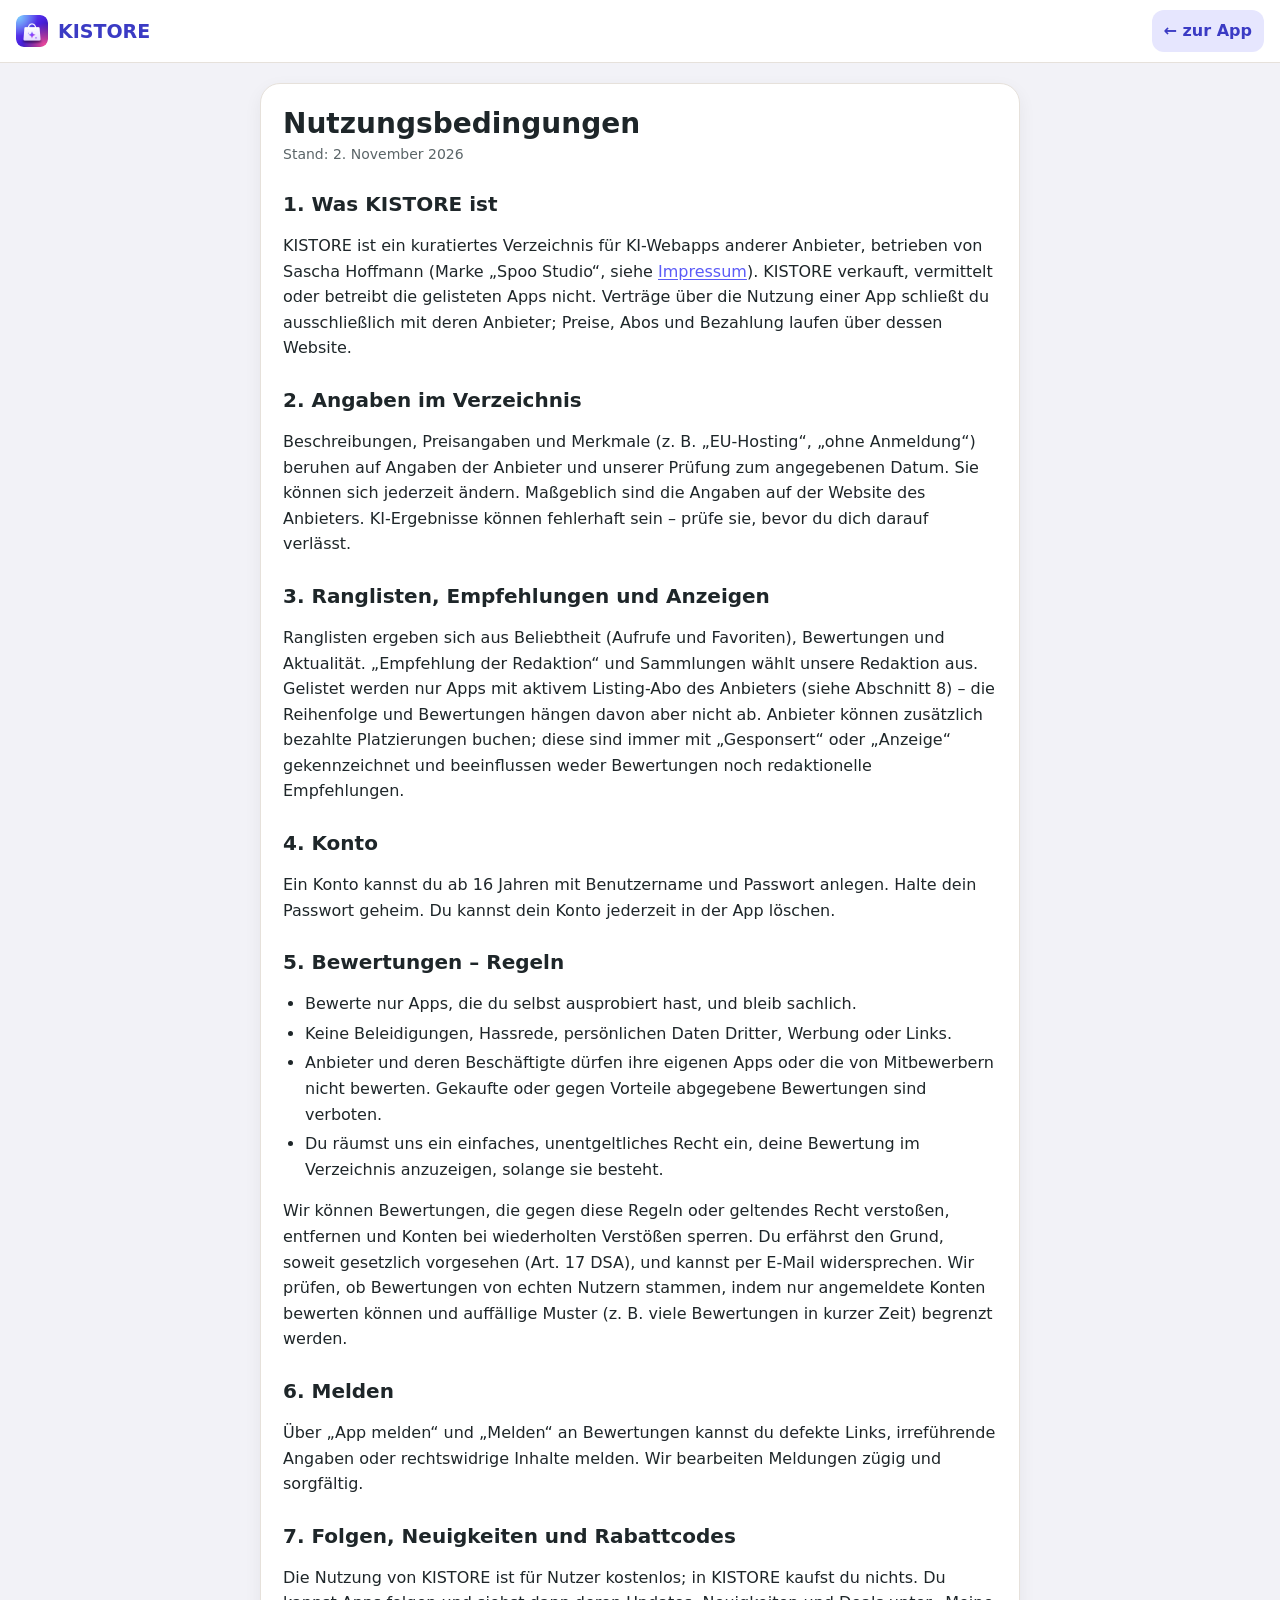
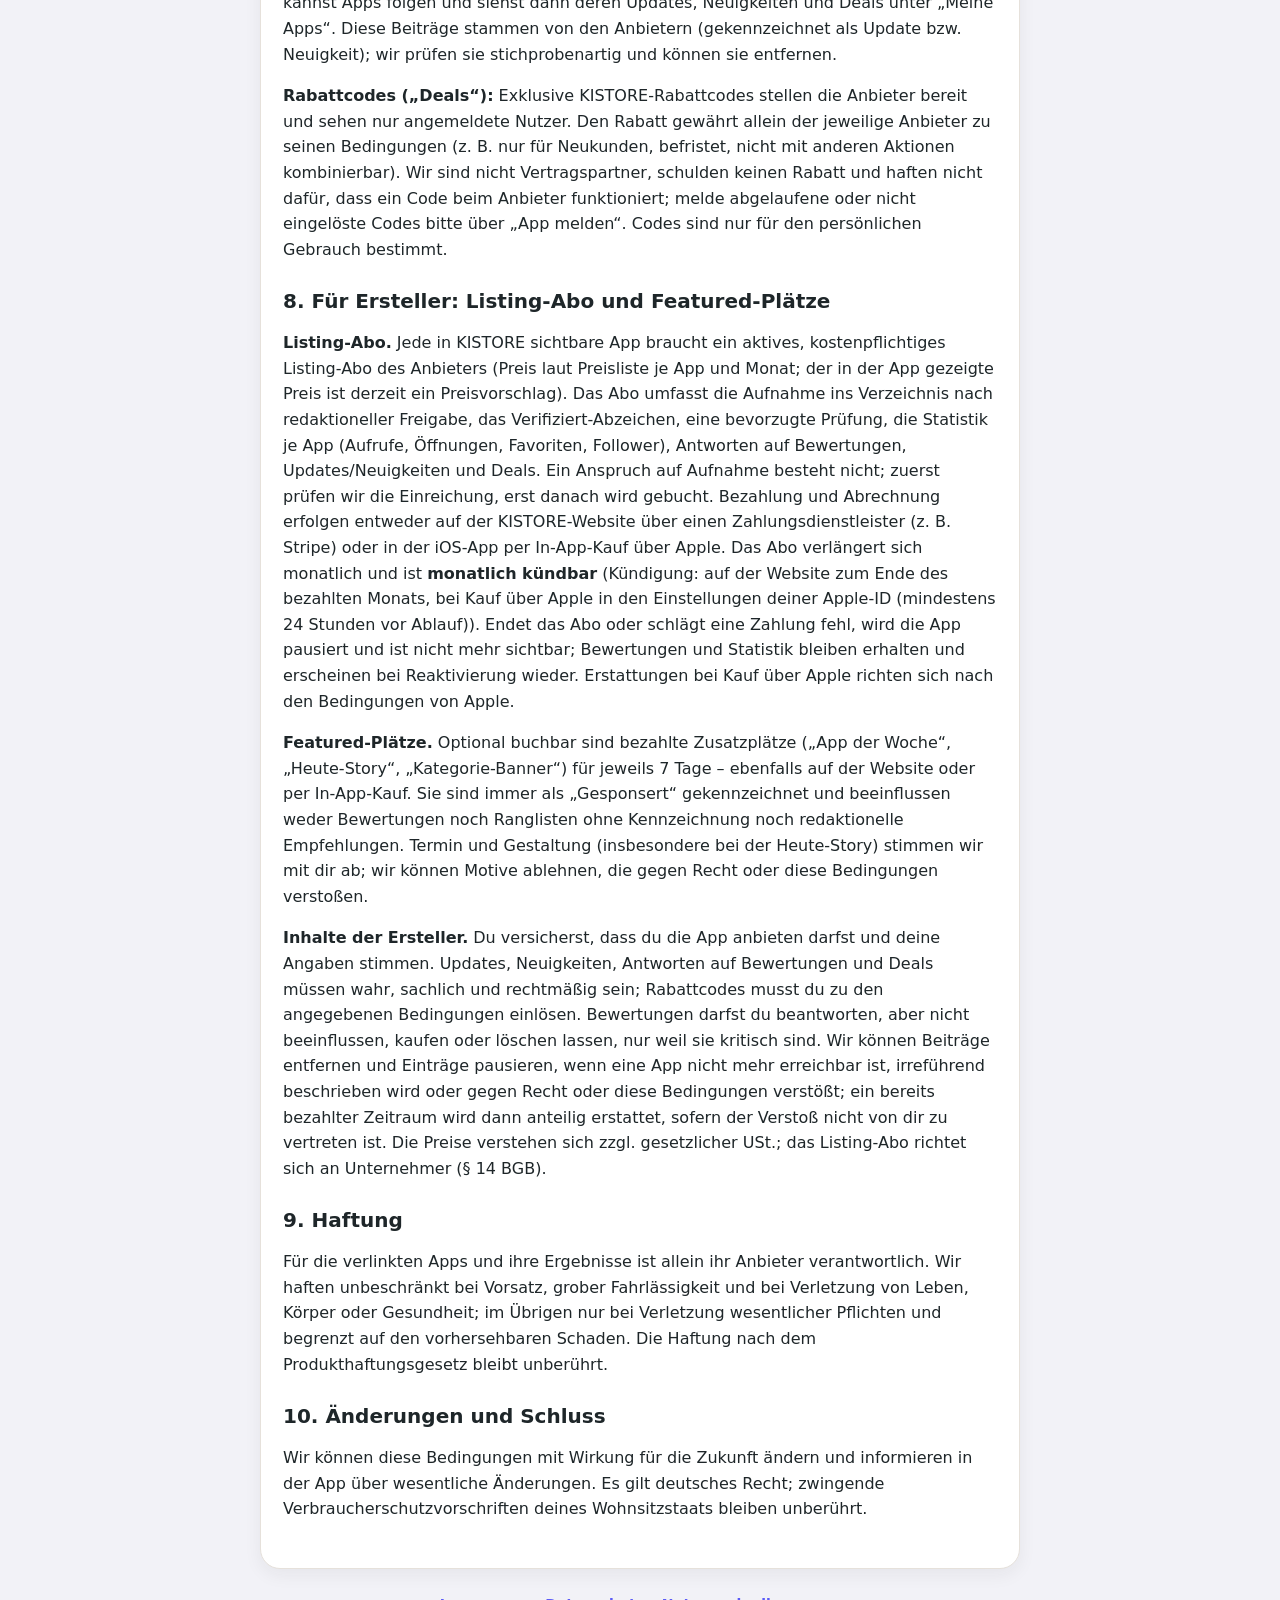
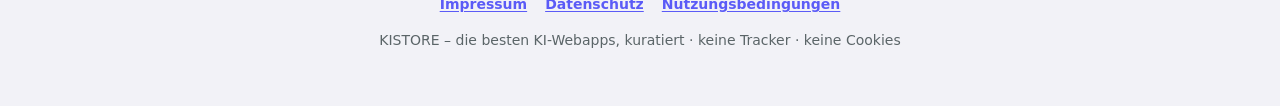
<file: nutzungsbedingungen.html>
<!doctype html>
<html lang="de"><head><meta charset="utf-8"><meta name="viewport" content="width=device-width,initial-scale=1,viewport-fit=cover">
<title>Nutzungsbedingungen – KISTORE</title><meta name="robots" content="noindex">
<meta name="theme-color" content="#ffffff"><link rel="icon" type="image/png" href="icons/favicon-32.png"><link rel="stylesheet" href="legal.css?v=1793652872"></head>
<body><header class="lh"><a href="./" class="home"><img src="icons/icon-192.png" alt="" width="32" height="32"><span>KISTORE</span></a><a href="./#/konto" class="back">← zur App</a></header>
<main class="lm">
<h1>Nutzungsbedingungen</h1><p class="stand">Stand: 2. November 2026</p>
<h2>1. Was KISTORE ist</h2>
<p>KISTORE ist ein kuratiertes Verzeichnis für KI-Webapps anderer Anbieter, betrieben von Sascha Hoffmann (Marke „Spoo Studio“, siehe <a href="impressum.html">Impressum</a>). KISTORE verkauft, vermittelt oder betreibt die gelisteten Apps nicht. Verträge über die Nutzung einer App schließt du ausschließlich mit deren Anbieter; Preise, Abos und Bezahlung laufen über dessen Website.</p>
<h2>2. Angaben im Verzeichnis</h2>
<p>Beschreibungen, Preisangaben und Merkmale (z. B. „EU-Hosting“, „ohne Anmeldung“) beruhen auf Angaben der Anbieter und unserer Prüfung zum angegebenen Datum. Sie können sich jederzeit ändern. Maßgeblich sind die Angaben auf der Website des Anbieters. KI-Ergebnisse können fehlerhaft sein – prüfe sie, bevor du dich darauf verlässt.</p>
<h2>3. Ranglisten, Empfehlungen und Anzeigen</h2>
<p>Ranglisten ergeben sich aus Beliebtheit (Aufrufe und Favoriten), Bewertungen und Aktualität. „Empfehlung der Redaktion“ und Sammlungen wählt unsere Redaktion aus. Gelistet werden nur Apps mit aktivem Listing-Abo des Anbieters (siehe Abschnitt 8) – die Reihenfolge und Bewertungen hängen davon aber nicht ab. Anbieter können zusätzlich bezahlte Platzierungen buchen; diese sind immer mit „Gesponsert“ oder „Anzeige“ gekennzeichnet und beeinflussen weder Bewertungen noch redaktionelle Empfehlungen.</p>
<h2>4. Konto</h2>
<p>Ein Konto kannst du ab 16 Jahren mit Benutzername und Passwort anlegen. Halte dein Passwort geheim. Du kannst dein Konto jederzeit in der App löschen.</p>
<h2>5. Bewertungen – Regeln</h2>
<ul>
<li>Bewerte nur Apps, die du selbst ausprobiert hast, und bleib sachlich.</li>
<li>Keine Beleidigungen, Hassrede, persönlichen Daten Dritter, Werbung oder Links.</li>
<li>Anbieter und deren Beschäftigte dürfen ihre eigenen Apps oder die von Mitbewerbern nicht bewerten. Gekaufte oder gegen Vorteile abgegebene Bewertungen sind verboten.</li>
<li>Du räumst uns ein einfaches, unentgeltliches Recht ein, deine Bewertung im Verzeichnis anzuzeigen, solange sie besteht.</li>
</ul>
<p>Wir können Bewertungen, die gegen diese Regeln oder geltendes Recht verstoßen, entfernen und Konten bei wiederholten Verstößen sperren. Du erfährst den Grund, soweit gesetzlich vorgesehen (Art. 17 DSA), und kannst per E-Mail widersprechen. Wir prüfen, ob Bewertungen von echten Nutzern stammen, indem nur angemeldete Konten bewerten können und auffällige Muster (z. B. viele Bewertungen in kurzer Zeit) begrenzt werden.</p>
<h2>6. Melden</h2>
<p>Über „App melden“ und „Melden“ an Bewertungen kannst du defekte Links, irreführende Angaben oder rechtswidrige Inhalte melden. Wir bearbeiten Meldungen zügig und sorgfältig.</p>
<h2>7. Folgen, Neuigkeiten und Rabattcodes</h2>
<p>Die Nutzung von KISTORE ist für Nutzer kostenlos; in KISTORE kaufst du nichts. Du kannst Apps folgen und siehst dann deren Updates, Neuigkeiten und Deals unter „Meine Apps“. Diese Beiträge stammen von den Anbietern (gekennzeichnet als Update bzw. Neuigkeit); wir prüfen sie stichprobenartig und können sie entfernen.</p>
<p><b>Rabattcodes („Deals“):</b> Exklusive KISTORE-Rabattcodes stellen die Anbieter bereit und sehen nur angemeldete Nutzer. Den Rabatt gewährt allein der jeweilige Anbieter zu seinen Bedingungen (z. B. nur für Neukunden, befristet, nicht mit anderen Aktionen kombinierbar). Wir sind nicht Vertragspartner, schulden keinen Rabatt und haften nicht dafür, dass ein Code beim Anbieter funktioniert; melde abgelaufene oder nicht eingelöste Codes bitte über „App melden“. Codes sind nur für den persönlichen Gebrauch bestimmt.</p>
<h2 id="ersteller">8. Für Ersteller: Listing-Abo und Featured-Plätze</h2>
<p><b>Listing-Abo.</b> Jede in KISTORE sichtbare App braucht ein aktives, kostenpflichtiges Listing-Abo des Anbieters (Preis laut Preisliste je App und Monat; der in der App gezeigte Preis ist derzeit ein Preisvorschlag). Das Abo umfasst die Aufnahme ins Verzeichnis nach redaktioneller Freigabe, das Verifiziert-Abzeichen, eine bevorzugte Prüfung, die Statistik je App (Aufrufe, Öffnungen, Favoriten, Follower), Antworten auf Bewertungen, Updates/Neuigkeiten und Deals. Ein Anspruch auf Aufnahme besteht nicht; zuerst prüfen wir die Einreichung, erst danach wird gebucht. Bezahlung und Abrechnung erfolgen entweder auf der KISTORE-Website über einen Zahlungsdienstleister (z. B. Stripe) oder in der iOS-App per In-App-Kauf über Apple. Das Abo verlängert sich monatlich und ist <b>monatlich kündbar</b> (Kündigung: auf der Website zum Ende des bezahlten Monats, bei Kauf über Apple in den Einstellungen deiner Apple-ID (mindestens 24 Stunden vor Ablauf)). Endet das Abo oder schlägt eine Zahlung fehl, wird die App pausiert und ist nicht mehr sichtbar; Bewertungen und Statistik bleiben erhalten und erscheinen bei Reaktivierung wieder. Erstattungen bei Kauf über Apple richten sich nach den Bedingungen von Apple.</p>
<p><b>Featured-Plätze.</b> Optional buchbar sind bezahlte Zusatzplätze („App der Woche“, „Heute-Story“, „Kategorie-Banner“) für jeweils 7 Tage – ebenfalls auf der Website oder per In-App-Kauf. Sie sind immer als „Gesponsert“ gekennzeichnet und beeinflussen weder Bewertungen noch Ranglisten ohne Kennzeichnung noch redaktionelle Empfehlungen. Termin und Gestaltung (insbesondere bei der Heute-Story) stimmen wir mit dir ab; wir können Motive ablehnen, die gegen Recht oder diese Bedingungen verstoßen.</p>
<p><b>Inhalte der Ersteller.</b> Du versicherst, dass du die App anbieten darfst und deine Angaben stimmen. Updates, Neuigkeiten, Antworten auf Bewertungen und Deals müssen wahr, sachlich und rechtmäßig sein; Rabattcodes musst du zu den angegebenen Bedingungen einlösen. Bewertungen darfst du beantworten, aber nicht beeinflussen, kaufen oder löschen lassen, nur weil sie kritisch sind. Wir können Beiträge entfernen und Einträge pausieren, wenn eine App nicht mehr erreichbar ist, irreführend beschrieben wird oder gegen Recht oder diese Bedingungen verstößt; ein bereits bezahlter Zeitraum wird dann anteilig erstattet, sofern der Verstoß nicht von dir zu vertreten ist. Die Preise verstehen sich zzgl. gesetzlicher USt.; das Listing-Abo richtet sich an Unternehmer (§ 14 BGB).</p>
<h2>9. Haftung</h2>
<p>Für die verlinkten Apps und ihre Ergebnisse ist allein ihr Anbieter verantwortlich. Wir haften unbeschränkt bei Vorsatz, grober Fahrlässigkeit und bei Verletzung von Leben, Körper oder Gesundheit; im Übrigen nur bei Verletzung wesentlicher Pflichten und begrenzt auf den vorhersehbaren Schaden. Die Haftung nach dem Produkthaftungsgesetz bleibt unberührt.</p>
<h2>10. Änderungen und Schluss</h2>
<p>Wir können diese Bedingungen mit Wirkung für die Zukunft ändern und informieren in der App über wesentliche Änderungen. Es gilt deutsches Recht; zwingende Verbraucherschutzvorschriften deines Wohnsitzstaats bleiben unberührt.</p>
</main>
<footer class="lf"><nav><a href="impressum.html">Impressum</a><a href="datenschutz.html">Datenschutz</a><a href="nutzungsbedingungen.html">Nutzungsbedingungen</a></nav><p>KISTORE – die besten KI-Webapps, kuratiert · keine Tracker · keine Cookies</p></footer></body></html>
</file>
<file: app.css>
/* KISTORE – iOS-App-Store-Look. SF auf Apple-Geräten, sonst Inter (mitgeliefert). Hell/Dunkel, Safe Areas, Glas-Leisten. */
@font-face{font-family:"InterVariable";font-style:normal;font-weight:100 900;font-display:swap;src:url("vendor/fonts/InterVariable.woff2") format("woff2")}
:root{
  --bg:#fff;--bg2:#F2F2F7;--card:#fff;--fill:rgba(118,118,128,.12);--fill2:rgba(118,118,128,.08);
  --label:#000;--label2:rgba(60,60,67,.6);--label3:rgba(60,60,67,.3);--sep:rgba(60,60,67,.18);
  --tint:#007AFF;--tint-soft:rgba(0,122,255,.1);--red:#FF3B30;--green:#34C759;--orange:#FF9500;--star:#FF9500;
  --bar:rgba(249,249,249,.86);--shadow:0 8px 30px rgba(0,0,0,.12);--shadow-s:0 2px 10px rgba(0,0,0,.06);
  --b1:#5B5BF7;--b2:#B04CF0;--b3:#FF5E8A;
  --sat:env(safe-area-inset-top,0px);--sab:env(safe-area-inset-bottom,0px);--sal:env(safe-area-inset-left,0px);--sar:env(safe-area-inset-right,0px);
  --tabh:calc(50px + var(--sab));--pad:20px;
  color-scheme:light;
}
:root[data-theme=dark]{
  --bg:#000;--bg2:#000;--card:#1C1C1E;--fill:rgba(118,118,128,.24);--fill2:rgba(118,118,128,.16);
  --label:#fff;--label2:rgba(235,235,245,.6);--label3:rgba(235,235,245,.3);--sep:rgba(84,84,88,.6);
  --tint:#0A84FF;--tint-soft:rgba(10,132,255,.18);--red:#FF453A;--green:#30D158;--orange:#FF9F0A;--star:#FF9F0A;
  --bar:rgba(22,22,24,.84);--shadow:0 8px 30px rgba(0,0,0,.6);--shadow-s:0 2px 10px rgba(0,0,0,.4);color-scheme:dark;
}
@media (prefers-color-scheme:dark){:root:not([data-theme=light]){
  --bg:#000;--bg2:#000;--card:#1C1C1E;--fill:rgba(118,118,128,.24);--fill2:rgba(118,118,128,.16);
  --label:#fff;--label2:rgba(235,235,245,.6);--label3:rgba(235,235,245,.3);--sep:rgba(84,84,88,.6);
  --tint:#0A84FF;--tint-soft:rgba(10,132,255,.18);--red:#FF453A;--green:#30D158;--orange:#FF9F0A;--star:#FF9F0A;
  --bar:rgba(22,22,24,.84);--shadow:0 8px 30px rgba(0,0,0,.6);--shadow-s:0 2px 10px rgba(0,0,0,.4);color-scheme:dark}}
*{box-sizing:border-box;-webkit-tap-highlight-color:transparent}
html{-webkit-text-size-adjust:100%;text-size-adjust:100%}
body{margin:0;background:var(--bg);color:var(--label);font:17px/1.35 -apple-system,BlinkMacSystemFont,"SF Pro Text","SF Pro Display","InterVariable","Inter",system-ui,"Segoe UI",Roboto,Arial,sans-serif;letter-spacing:-.011em;font-optical-sizing:auto;-webkit-font-smoothing:antialiased;overscroll-behavior-y:none}
body.grouped{background:var(--bg2)}
:root[data-theme=dark] body.grouped{background:#000}
button,input,select,textarea{font:inherit;color:inherit;letter-spacing:inherit}
button{background:none;border:0;padding:0;cursor:pointer}
a{color:var(--tint);text-decoration:none}
img,svg{display:block}
.sr{position:absolute;width:1px;height:1px;overflow:hidden;clip:rect(0 0 0 0)}
#view{min-height:100vh;overflow-x:clip;padding-bottom:calc(var(--tabh) + 24px);padding-left:var(--sal);padding-right:var(--sar)}
.page{animation:fade .22s ease both}
.page.push{animation:pushIn .34s cubic-bezier(.2,.8,.2,1) both}
.page.pop{animation:popIn .3s cubic-bezier(.2,.8,.2,1) both}
@keyframes fade{from{opacity:0}to{opacity:1}}
@keyframes pushIn{from{opacity:.2;transform:translateX(36%)}to{opacity:1;transform:none}}
@keyframes popIn{from{opacity:.3;transform:translateX(-18%)}to{opacity:1;transform:none}}
@media (prefers-reduced-motion:reduce){.page,.page.push,.page.pop{animation:none}}

/* ---------- Navigation ---------- */
.nav{position:sticky;top:0;z-index:20;height:calc(44px + var(--sat));padding-top:var(--sat);display:flex;align-items:center;justify-content:space-between;gap:8px;padding-left:8px;padding-right:12px;transition:background .2s,border-color .2s;border-bottom:.5px solid transparent}
.scrolled .nav,.nav.solid{background:var(--bar);-webkit-backdrop-filter:saturate(180%) blur(20px);backdrop-filter:saturate(180%) blur(20px);border-bottom-color:var(--sep)}
.nav .ttl{position:absolute;left:50%;transform:translateX(-50%);bottom:11px;font-weight:600;font-size:17px;opacity:0;transition:opacity .2s;max-width:58%;white-space:nowrap;overflow:hidden;text-overflow:ellipsis;pointer-events:none}
.scrolled .nav .ttl,.nav.solid .ttl{opacity:1}
.back{display:flex;align-items:center;gap:2px;color:var(--tint);font-size:17px;height:44px;padding-right:8px;max-width:45%}
.back svg{width:22px;height:22px;stroke-width:2.6;flex:none}
.back span{white-space:nowrap;overflow:hidden;text-overflow:ellipsis}
.nav .acts{display:flex;gap:16px;align-items:center;margin-left:auto}
.nav .acts button{color:var(--tint)}
.nav .acts svg{width:24px;height:24px}
.nav.over{position:fixed;left:0;right:0;background:transparent}
.nav.root{height:var(--sat);min-height:0;padding:0;border:0}
.scrolled .nav.root{height:calc(var(--sat) + 44px)}
.lt{display:flex;align-items:flex-end;justify-content:space-between;padding:6px var(--pad) 8px;padding-top:calc(var(--sat) + 10px)}
.lt.sub{padding-top:2px}
.lt h1{margin:0;font-size:34px;line-height:1.1;font-weight:700;letter-spacing:-.025em}
.lt .date{font-size:13px;font-weight:600;color:var(--label2);text-transform:uppercase;letter-spacing:.02em;margin-bottom:2px}
.avatar{width:36px;height:36px;border-radius:50%;display:grid;place-items:center;font-weight:600;font-size:15px;color:#fff;background:linear-gradient(135deg,var(--b1),var(--b2));flex:none;overflow:hidden}
.avatar.lg{width:64px;height:64px;font-size:26px}
.avatar.guest{background:var(--fill);color:var(--label2)}
.avatar.guest svg{width:22px;height:22px}

/* ---------- Tab-Leiste ---------- */
.tabbar{position:fixed;left:0;right:0;bottom:0;z-index:40;height:var(--tabh);padding-bottom:var(--sab);display:flex;background:var(--bar);-webkit-backdrop-filter:saturate(180%) blur(20px);backdrop-filter:saturate(180%) blur(20px);border-top:.5px solid var(--sep);padding-left:var(--sal);padding-right:var(--sar)}
.tabbar a{flex:1;display:flex;flex-direction:column;align-items:center;justify-content:flex-start;padding-top:6px;gap:2px;color:#999;font-size:10px;font-weight:500;letter-spacing:.01em}
:root[data-theme=dark] .tabbar a{color:#7c7c80}
.tabbar a svg{width:26px;height:26px;stroke-width:1.9}
.tabbar a.on{color:var(--tint)}
.tabbar a.on svg{stroke-width:2.3}
.tabbar .badge{position:absolute;margin-left:18px;margin-top:-2px;background:var(--red);color:#fff;border-radius:9px;min-width:17px;height:17px;font-size:11px;font-weight:600;display:grid;place-items:center;padding:0 4px}

/* ---------- Sektionen ---------- */
.sec{margin:22px 0 6px}
.sech{display:flex;align-items:baseline;justify-content:space-between;padding:0 var(--pad);margin-bottom:10px;border-top:.5px solid var(--sep);padding-top:16px;margin-left:var(--pad);padding-left:0}
.sech h2{margin:0;font-size:22px;font-weight:700;letter-spacing:-.02em}
.sech .sub{font-size:15px;color:var(--label2);margin-top:2px}
.sech a,.sech button{color:var(--tint);font-size:17px;white-space:nowrap}
.sech.nob{border-top:0;padding-top:0}
.muted{color:var(--label2)}
.small{font-size:13px}
.hint{font-size:13px;color:var(--label2);padding:8px var(--pad) 0;line-height:1.4}

/* ---------- App-Icon ---------- */
.ico{--s:60px;width:var(--s);height:var(--s);border-radius:calc(var(--s)*.225);flex:none;display:grid;place-items:center;position:relative;overflow:hidden;box-shadow:inset 0 0 0 .5px rgba(0,0,0,.08)}
.ico::after{content:"";position:absolute;inset:0;background:radial-gradient(120% 80% at 30% 0%,rgba(255,255,255,.35),transparent 55%);pointer-events:none}
.ico svg{width:56%;height:56%;stroke:#fff;fill:none;stroke-width:1.8;stroke-linecap:round;stroke-linejoin:round;filter:drop-shadow(0 1px 1.5px rgba(0,0,0,.18))}

/* ---------- Listenzeile (App) ---------- */
.rows{padding:0 var(--pad)}
.row{display:flex;align-items:center;gap:12px;padding:9px 0;position:relative;cursor:pointer}
.row + .row::before{content:"";position:absolute;top:0;left:72px;right:0;border-top:.5px solid var(--sep)}
.row .meta{flex:1;min-width:0}
.row .nm{font-size:16px;font-weight:500;white-space:nowrap;overflow:hidden;text-overflow:ellipsis}
.row .st{font-size:13px;color:var(--label2);white-space:nowrap;overflow:hidden;text-overflow:ellipsis;margin-top:1px}
.row .rk{width:18px;font-weight:600;font-size:17px;flex:none;text-align:center}
.row .xtra{display:flex;gap:6px;align-items:center;margin-top:3px;font-size:12px;color:var(--label2)}
.get{flex:none;min-width:74px;height:30px;border-radius:15px;background:var(--fill);color:var(--tint);font-weight:700;font-size:15px;padding:0 14px;display:inline-flex;align-items:center;justify-content:center;gap:4px;letter-spacing:0}
.get small{display:block;font-size:10px;font-weight:400;color:var(--label2)}
.getw{display:flex;flex-direction:column;align-items:center;gap:2px}
.getw small{font-size:9px;color:var(--label2);white-space:nowrap}
.get.blue{background:var(--tint);color:#fff}
.get.big{height:32px;min-width:84px;font-size:16px}
.ad{display:inline-flex;align-items:center;height:18px;padding:0 6px;border-radius:5px;background:var(--tint);color:#fff;font-size:11px;font-weight:700;letter-spacing:.02em;flex:none}
.ad.soft{background:var(--tint-soft);color:var(--tint)}
.adrow{background:var(--tint-soft);border-radius:16px;padding:10px 12px;margin:4px 0 8px}
.adrow .row::before{display:none}

/* ---------- Badges ---------- */
.pb{display:inline-flex;align-items:center;height:20px;padding:0 7px;border-radius:6px;font-size:11.5px;font-weight:600;white-space:nowrap}
.pb.free{background:rgba(52,199,89,.14);color:#1E8E3E}
.pb.freemium{background:rgba(0,122,255,.12);color:var(--tint)}
.pb.subscription{background:rgba(175,82,222,.14);color:#9A3BC9}
.pb.one_time{background:rgba(255,149,0,.15);color:#C26A00}
:root[data-theme=dark] .pb.free{color:#30D158}:root[data-theme=dark] .pb.subscription{color:#D08CF5}:root[data-theme=dark] .pb.one_time{color:#FFB340}
@media (prefers-color-scheme:dark){:root:not([data-theme=light]) .pb.free{color:#30D158}:root:not([data-theme=light]) .pb.subscription{color:#D08CF5}:root:not([data-theme=light]) .pb.one_time{color:#FFB340}}
.stars{display:inline-flex;gap:1px;color:var(--star);vertical-align:-1px}
.stars svg{width:11px;height:11px}
.stars.l svg{width:15px;height:15px}
.prem{display:inline-flex;align-items:center;gap:4px;height:20px;padding:0 8px;border-radius:10px;background:linear-gradient(135deg,var(--b1),var(--b2) 55%,var(--b3));color:#fff;font-size:11px;font-weight:700;letter-spacing:.02em}
.prem svg{width:11px;height:11px}

/* ---------- Heute: Story-Karten ---------- */
.stories{padding:4px var(--pad) 0;display:grid;gap:26px}
.story{position:relative;height:440px;border-radius:20px;overflow:hidden;color:#fff;box-shadow:var(--shadow);cursor:pointer;transition:transform .25s cubic-bezier(.2,.8,.2,1);isolation:isolate}
.story:active{transform:scale(.97)}
.art{position:absolute;inset:0;z-index:-1}
.story .top{position:absolute;left:20px;right:20px;top:18px}
.story .eb{font-size:13px;font-weight:700;text-transform:uppercase;letter-spacing:.03em;opacity:.85}
.story h3{margin:4px 0 0;font-size:28px;line-height:1.1;font-weight:800;letter-spacing:-.025em;text-shadow:0 1px 18px rgba(0,0,0,.25);max-width:92%}
.story .bot{position:absolute;left:0;right:0;bottom:0;padding:14px 16px;background:rgba(0,0,0,.18);-webkit-backdrop-filter:blur(24px) saturate(160%);backdrop-filter:blur(24px) saturate(160%);display:flex;align-items:center;gap:12px}
.story .bot .meta{flex:1;min-width:0}
.story .bot .nm{font-weight:600;font-size:15px}
.story .bot .st{font-size:13px;opacity:.8;white-space:nowrap;overflow:hidden;text-overflow:ellipsis}
.story .bot .get{background:rgba(255,255,255,.28);color:#fff}
.story .desc{position:absolute;left:20px;right:20px;bottom:18px;font-size:15px;font-weight:500;opacity:.92;line-height:1.35}

/* ---------- Karussell ---------- */
.car{display:flex;gap:12px;overflow-x:auto;scroll-snap-type:x mandatory;padding:2px var(--pad) 8px;scroll-padding:0 var(--pad);scrollbar-width:none;-webkit-overflow-scrolling:touch}
.car::-webkit-scrollbar{display:none}
.car > *{scroll-snap-align:start;flex:none}
.feat{width:calc(100vw - 2*var(--pad) - 16px);max-width:380px;cursor:pointer}
.feat .eb{font-size:12px;font-weight:600;color:var(--tint);text-transform:uppercase;letter-spacing:.02em;display:flex;gap:6px;align-items:center}
.feat .eb .ad{height:16px;font-size:10px}
.feat .ft{font-size:21px;font-weight:600;letter-spacing:-.015em;margin-top:1px;white-space:nowrap;overflow:hidden;text-overflow:ellipsis}
.feat .fs{font-size:17px;color:var(--label2);margin-bottom:8px;white-space:nowrap;overflow:hidden;text-overflow:ellipsis}
.feat .fimg{height:200px;border-radius:14px;overflow:hidden;position:relative;isolation:isolate;color:#fff}
.feat .fimg .over{position:absolute;left:0;right:0;bottom:0;padding:10px 12px;display:flex;gap:10px;align-items:center;background:linear-gradient(transparent,rgba(0,0,0,.35));}
.feat .fimg .over .meta{flex:1;min-width:0}
.feat .fimg .over .nm{font-weight:600;font-size:15px}
.feat .fimg .over .st{font-size:12px;opacity:.85;white-space:nowrap;overflow:hidden;text-overflow:ellipsis}
.feat .fimg .get{background:rgba(255,255,255,.3);color:#fff;-webkit-backdrop-filter:blur(10px);backdrop-filter:blur(10px)}

/* Regale: Spalten mit je 3 Zeilen, horizontal scrollbar */
.shelf{display:grid;grid-auto-flow:column;grid-template-rows:repeat(3,auto);grid-auto-columns:calc(100vw - 2*var(--pad) - 24px);gap:0 16px;overflow-x:auto;scroll-snap-type:x mandatory;padding:0 var(--pad);scroll-padding:0 var(--pad);scrollbar-width:none}
.shelf::-webkit-scrollbar{display:none}
.shelf .row{scroll-snap-align:start}
.shelf .row::before{left:72px}
.shelf .row:nth-child(3n+1)::before{display:none}
@media (min-width:700px){.shelf{grid-auto-columns:330px}}

/* Sammlungs-Karten */
.coll{width:250px;height:150px;border-radius:16px;overflow:hidden;position:relative;color:#fff;padding:14px;display:flex;flex-direction:column;justify-content:flex-end;cursor:pointer;isolation:isolate;box-shadow:var(--shadow-s)}
.coll .ct{font-weight:700;font-size:18px;line-height:1.15;letter-spacing:-.01em}
.coll .cs{font-size:13px;opacity:.85;margin-top:2px}
.coll .ics{position:absolute;top:12px;left:14px;display:flex}
.coll .ics .ico{margin-right:-8px;box-shadow:0 2px 8px rgba(0,0,0,.25)}
.coll .lock{position:absolute;top:12px;right:12px}

/* Kategorien */
.cgrid{display:grid;grid-template-columns:1fr 1fr;gap:12px;padding:4px var(--pad)}
.cat{height:104px;border-radius:16px;color:#fff;padding:12px 14px;position:relative;overflow:hidden;display:flex;flex-direction:column;justify-content:flex-end;cursor:pointer;isolation:isolate;transition:transform .2s}
.cat:active{transform:scale(.96)}
.cat .cn{font-weight:700;font-size:16px;line-height:1.15}
.cat .cc{font-size:12px;opacity:.85}
.clist .row .ico{--s:36px}
.clist .row + .row::before{left:48px}
.chev{width:14px;height:14px;color:var(--label3);flex:none;stroke-width:2.6}

/* ---------- Chips & Filter ---------- */
.chips{display:flex;gap:8px;overflow-x:auto;padding:4px var(--pad) 8px;scrollbar-width:none}
.chips::-webkit-scrollbar{display:none}
.chip{flex:none;height:32px;border-radius:16px;padding:0 12px;background:var(--fill);font-size:15px;display:inline-flex;align-items:center;gap:5px;white-space:nowrap}
.chip svg{width:14px;height:14px;stroke-width:2.4}
.chip.on{background:var(--tint);color:#fff}
.chip.lockd{opacity:.9}
.chip .prem{height:16px;font-size:9.5px;padding:0 5px}
.tagc{display:flex;gap:8px;flex-wrap:wrap;padding:0 var(--pad)}
.tagc .chip{height:30px;font-size:14px}

/* Suchfeld */
.sbar{position:sticky;top:0;z-index:15;padding:calc(var(--sat) + 6px) var(--pad) 8px;background:var(--bg);display:flex;align-items:center;gap:10px;transition:background .2s}
.scrolled .sbar{background:var(--bar);-webkit-backdrop-filter:saturate(180%) blur(20px);backdrop-filter:saturate(180%) blur(20px);border-bottom:.5px solid var(--sep)}
.sfield{flex:1;height:38px;border-radius:11px;background:var(--fill);display:flex;align-items:center;gap:6px;padding:0 8px}
.sfield svg{width:18px;height:18px;color:var(--label2);flex:none;stroke-width:2.2}
.sfield input{flex:1;min-width:0;border:0;outline:0;background:none;font-size:17px;height:100%}
.sfield input::placeholder{color:var(--label2)}
.sfield input::-webkit-search-cancel-button{display:none}
.sfield .clr{width:18px;height:18px;border-radius:50%;background:var(--label3);color:var(--bg);display:none;place-items:center}
.sfield .clr svg{width:10px;height:10px;color:var(--bg);stroke-width:3.2}
.sfield.has .clr{display:grid}
.fbtn{position:relative;color:var(--tint);width:38px;height:38px;display:grid;place-items:center;border-radius:11px;background:var(--fill)}
.fbtn svg{width:20px;height:20px}
.fbtn .dot{position:absolute;top:5px;right:5px;width:9px;height:9px;border-radius:50%;background:var(--red);border:2px solid var(--bg)}
.trend{padding:0 var(--pad)}
.trend button{display:flex;align-items:center;gap:10px;width:100%;padding:11px 0;color:var(--tint);font-size:20px;letter-spacing:-.01em;border-bottom:.5px solid var(--sep);text-align:left}
.trend button svg{width:18px;height:18px;color:var(--label2)}
.rescount{padding:2px var(--pad) 4px;font-size:13px;color:var(--label2)}
.empty{text-align:center;padding:60px 30px;color:var(--label2)}
.empty svg{width:56px;height:56px;margin:0 auto 12px;color:var(--label3);stroke-width:1.4}
.empty h3{color:var(--label);margin:0 0 6px;font-size:22px}
.empty p{margin:0 0 18px;font-size:15px}

/* ---------- App-Detail ---------- */
.dhead{display:flex;gap:16px;padding:6px var(--pad) 14px}
.dhead .ico{--s:118px}
.dhead .info{flex:1;min-width:0;display:flex;flex-direction:column}
.dhead h1{margin:2px 0 0;font-size:22px;line-height:1.15;font-weight:700;letter-spacing:-.02em}
.dhead .st{color:var(--label2);font-size:15px;margin-top:2px}
.dhead .by{font-size:13px;color:var(--tint);margin-top:2px}
.dhead .acts{margin-top:auto;display:flex;align-items:center;gap:12px;padding-top:10px}
.iconbtn{width:32px;height:32px;border-radius:50%;display:grid;place-items:center;color:var(--tint);background:var(--fill)}
.iconbtn svg{width:18px;height:18px;stroke-width:2.2}
.iconbtn.on{color:#fff;background:var(--red)}
.iconbtn.on svg{fill:#fff}
.strip{display:flex;overflow-x:auto;scrollbar-width:none;padding:10px var(--pad);margin:0 var(--pad);border-top:.5px solid var(--sep);border-bottom:.5px solid var(--sep);margin-left:var(--pad);margin-right:0;padding-left:0}
.strip::-webkit-scrollbar{display:none}
.strip > div{flex:none;min-width:104px;text-align:center;padding:0 12px;position:relative}
.strip > div + div::before{content:"";position:absolute;left:0;top:8px;bottom:8px;border-left:.5px solid var(--sep)}
.strip .k{font-size:11px;color:var(--label3);text-transform:uppercase;font-weight:600;letter-spacing:.03em}
.strip .v{font-size:20px;font-weight:700;color:var(--label2);margin:3px 0 2px;line-height:1.1;white-space:nowrap}
.strip .v.s{font-size:15px;margin:6px 0 4px}
.strip .u{font-size:12px;color:var(--label3);white-space:nowrap}
.strip .v svg{width:22px;height:22px;margin:0 auto;stroke-width:1.9}
.spons{margin:12px var(--pad) 0;display:flex;align-items:center;gap:8px;font-size:13px;color:var(--label2)}
.shots{display:flex;gap:10px;overflow-x:auto;scroll-snap-type:x mandatory;padding:4px var(--pad) 10px;scroll-padding:0 var(--pad);scrollbar-width:none}
.shots::-webkit-scrollbar{display:none}
:root[data-theme=dark] .desc{padding:0 var(--pad);font-size:15px;line-height:1.45;white-space:pre-line}
.desc{padding:0 var(--pad);font-size:15px;line-height:1.45;white-space:pre-line}
.desc.clamp{display:-webkit-box;-webkit-line-clamp:3;-webkit-box-orient:vertical;overflow:hidden}
.more{color:var(--tint);font-size:15px;padding:2px var(--pad) 0;display:block}
.payinfo{margin:0 var(--pad);background:var(--fill2);border-radius:14px;padding:12px 14px;font-size:14px;line-height:1.4;display:flex;gap:10px}
.payinfo svg{width:22px;height:22px;flex:none;color:var(--tint);margin-top:1px}
.payinfo b{display:block;font-size:15px;margin-bottom:2px}
.rsum{display:flex;align-items:flex-end;gap:18px;padding:0 var(--pad)}
.rsum .big{font-size:58px;font-weight:700;line-height:.9;letter-spacing:-.03em;color:var(--label2)}
.rsum .of{font-size:14px;font-weight:600;color:var(--label2);text-align:center;margin-top:4px}
.dist{flex:1;display:grid;gap:3px;padding-bottom:4px}
.dist .l{display:flex;align-items:center;gap:6px;font-size:9px;color:var(--label2)}
.dist .l .s{width:44px;text-align:right;letter-spacing:-1px;color:var(--label2)}
.dist .bar{flex:1;height:3px;border-radius:2px;background:var(--fill)}
.dist .bar i{display:block;height:100%;border-radius:2px;background:var(--label2)}
.rcount{text-align:right;font-size:13px;color:var(--label2);padding:4px var(--pad) 0}
.rcards{display:flex;gap:12px;overflow-x:auto;scroll-snap-type:x mandatory;padding:10px var(--pad);scroll-padding:0 var(--pad);scrollbar-width:none}
.rcards::-webkit-scrollbar{display:none}
.rcard{flex:none;width:calc(100vw - 2*var(--pad) - 20px);max-width:360px;min-height:180px;background:var(--fill2);border-radius:14px;padding:14px 16px;scroll-snap-align:start}
.rcard .rt{display:flex;justify-content:space-between;gap:10px}
.rcard .rt b{font-size:15px;white-space:nowrap;overflow:hidden;text-overflow:ellipsis}
.rcard .rd{font-size:13px;color:var(--label2);white-space:nowrap}
.rcard .rb{font-size:14px;line-height:1.4;margin-top:6px;display:-webkit-box;-webkit-line-clamp:4;-webkit-box-orient:vertical;overflow:hidden}
.rcard .rep{margin-top:8px;font-size:13px;color:var(--label2)}
.rcard .rep b{color:var(--label);font-size:13px}
.rlist .rcard{width:auto;max-width:none;margin:0 var(--pad) 12px;min-height:0}
.rlist .rcard .rb{-webkit-line-clamp:unset}
.ract{display:flex;gap:18px;padding:4px var(--pad) 0}
.ract button{color:var(--tint);font-size:17px;display:flex;align-items:center;gap:6px}
.ract svg{width:20px;height:20px}
.ilist{padding:0 var(--pad)}
.ilist .it{display:flex;justify-content:space-between;gap:16px;padding:11px 0;border-bottom:.5px solid var(--sep);font-size:15px}
.ilist .it .k{color:var(--label2);flex:none}
.ilist .it .v{text-align:right;min-width:0;overflow:hidden;text-overflow:ellipsis}
.ilist .it a{display:flex;gap:4px;align-items:center}
.ilist .it a svg{width:14px;height:14px}
.report{display:flex;gap:8px;align-items:center;color:var(--tint);font-size:15px;padding:18px var(--pad) 6px}
.report svg{width:18px;height:18px}
.foot{padding:16px var(--pad);font-size:12px;color:var(--label3);text-align:center;line-height:1.5}

/* ---------- Gruppierte Listen (Konto) ---------- */
.glist{margin:0 16px 22px;background:var(--card);border-radius:12px;overflow:hidden}
:root:not([data-theme=dark]) body.grouped .glist{box-shadow:none}
.ghead{font-size:13px;color:var(--label2);text-transform:uppercase;padding:0 32px 6px;letter-spacing:.01em}
.gfoot{font-size:13px;color:var(--label2);padding:0 32px;margin:-14px 0 22px;line-height:1.4}
.gi{display:flex;align-items:center;gap:12px;min-height:44px;padding:0 16px;position:relative;width:100%;text-align:left;font-size:17px;color:var(--label)}
.gi + .gi::before{content:"";position:absolute;top:0;right:0;left:58px;border-top:.5px solid var(--sep)}
.gi.noi + .gi::before,.gi.noi::before{left:16px}
.gi .gic{width:29px;height:29px;border-radius:7px;display:grid;place-items:center;color:#fff;flex:none}
.gi .gic svg{width:18px;height:18px;stroke-width:2}
.gi .gt{flex:1;padding:11px 0;min-width:0}
.gi .gv{color:var(--label2);font-size:17px;white-space:nowrap}
.gi.red{color:var(--red)}
.gi.blue{color:var(--tint)}
.prof{display:flex;gap:14px;align-items:center;padding:14px 16px}
.prof .pn{font-size:20px;font-weight:600}
.prof .pu{font-size:15px;color:var(--label2)}
.seg{display:flex;background:var(--fill);border-radius:9px;padding:2px;margin:8px 16px;gap:2px}
.seg button{flex:1;height:30px;border-radius:7px;font-size:13px;font-weight:500}
.seg button.on{background:var(--card);box-shadow:0 3px 8px rgba(0,0,0,.12),0 0 0 .5px rgba(0,0,0,.04);font-weight:600}
:root[data-theme=dark] .seg button.on{background:#636366}
.promo{margin:0 16px 22px;border-radius:16px;padding:18px;color:#fff;background:linear-gradient(135deg,var(--b1),var(--b2) 60%,var(--b3));position:relative;overflow:hidden;cursor:pointer}
.promo h3{margin:0 0 4px;font-size:20px;letter-spacing:-.015em}
.promo p{margin:0 0 12px;font-size:14px;opacity:.92}
.promo .pbtn{display:inline-flex;height:34px;align-items:center;padding:0 16px;border-radius:17px;background:#fff;color:var(--b1);font-weight:700;font-size:15px}
.demo-note{margin:0 32px 30px;font-size:12px;color:var(--label2);text-align:center;line-height:1.5}

/* ---------- Formulare ---------- */
.form{padding:0 16px}
.fg{background:var(--card);border-radius:12px;overflow:hidden;margin-bottom:20px}
body:not(.grouped) .fg{background:var(--fill2)}
.fl{display:block;position:relative;padding:0 16px}
.fl + .fl::before{content:"";position:absolute;top:0;left:16px;right:0;border-top:.5px solid var(--sep)}
.fl span{display:block;font-size:12px;color:var(--label2);padding-top:9px}
.fl input,.fl select,.fl textarea{width:100%;border:0;outline:0;background:none;font-size:17px;padding:2px 0 10px;-webkit-appearance:none;appearance:none}
.fl textarea{min-height:90px;resize:vertical;line-height:1.35}
.fl select{background:url("data:image/svg+xml,%3Csvg xmlns='http://www.w3.org/2000/svg' width='12' height='8'%3E%3Cpath d='M1 1l5 5 5-5' fill='none' stroke='%23999' stroke-width='2'/%3E%3C/svg%3E") right 2px center no-repeat}
.check{display:flex;gap:12px;align-items:flex-start;font-size:14px;line-height:1.4;padding:4px 4px 16px;color:var(--label2)}
.check input{width:22px;height:22px;flex:none;accent-color:var(--tint);margin:0}
.btn{width:100%;height:50px;border-radius:14px;background:var(--tint);color:#fff;font-weight:600;font-size:17px;display:flex;align-items:center;justify-content:center;gap:8px}
.btn.sec{background:var(--fill);color:var(--tint)}
.btn.grad{background:linear-gradient(135deg,var(--b1),var(--b2) 60%,var(--b3))}
.btn[disabled]{opacity:.5}
.err{color:var(--red);font-size:14px;padding:0 4px 12px;min-height:1px}
.lnk{color:var(--tint);font-size:15px;text-align:center;display:block;padding:14px 0}
.auth-hero{text-align:center;padding:10px 30px 24px}
.auth-hero .ico{--s:84px;margin:0 auto 14px}
.auth-hero h2{margin:0 0 6px;font-size:26px;letter-spacing:-.02em}
.auth-hero p{margin:0;color:var(--label2);font-size:15px}

/* ---------- Premium ---------- */
.pw{min-height:100vh;background:radial-gradient(120% 60% at 50% 0%,rgba(176,76,240,.35),transparent 60%),var(--bg)}
.pw-hero{text-align:center;padding:calc(var(--sat) + 52px) 24px 10px}
.pw-hero .logo{width:92px;height:92px;margin:0 auto 16px;border-radius:22px;display:grid;place-items:center;background:linear-gradient(135deg,var(--b1),var(--b2) 60%,var(--b3));box-shadow:0 14px 40px rgba(123,76,240,.45)}
.pw-hero h1{margin:0;font-size:32px;letter-spacing:-.025em;line-height:1.1}
.pw-hero h1 em{font-style:normal;background:linear-gradient(90deg,var(--b1),var(--b2),var(--b3));-webkit-background-clip:text;background-clip:text;color:transparent}
.pw-hero p{color:var(--label2);margin:8px 0 0;font-size:16px}
.perks{margin:20px 20px 18px;display:grid;gap:14px}
.perk{display:flex;gap:14px;align-items:center}
.perk .pi{width:40px;height:40px;border-radius:11px;display:grid;place-items:center;flex:none;color:#fff}
.perk .pi svg{width:22px;height:22px;stroke-width:2}
.perk b{display:block;font-size:16px}
.perk span{font-size:14px;color:var(--label2)}
.plans{display:grid;gap:10px;margin:0 20px 16px}
.plan{display:flex;align-items:center;gap:12px;border-radius:14px;padding:14px 16px;border:2px solid var(--sep);background:var(--card);text-align:left;width:100%;position:relative}
.plan.on{border-color:var(--b2);box-shadow:0 0 0 3px rgba(176,76,240,.15)}
.plan .rad{width:22px;height:22px;border-radius:50%;border:2px solid var(--label3);flex:none;display:grid;place-items:center}
.plan.on .rad{border-color:var(--b2);background:var(--b2)}
.plan.on .rad::after{content:"";width:8px;height:8px;border-radius:50%;background:#fff}
.plan .pt{flex:1}
.plan .pt b{font-size:17px;display:block}
.plan .pt span{font-size:13px;color:var(--label2)}
.plan .pp{font-weight:700;font-size:17px;white-space:nowrap}
.plan .save{position:absolute;top:-10px;right:14px;background:linear-gradient(135deg,var(--b2),var(--b3));color:#fff;font-size:11px;font-weight:700;border-radius:8px;padding:2px 8px}
.pw-legal{font-size:12px;color:var(--label2);text-align:center;padding:12px 26px 30px;line-height:1.5}
.pw-close{position:fixed;top:calc(var(--sat) + 10px);right:14px;z-index:30;width:32px;height:32px;border-radius:50%;background:var(--fill);display:grid;place-items:center;color:var(--label2);-webkit-backdrop-filter:blur(10px);backdrop-filter:blur(10px)}
.pw-close svg{width:14px;height:14px;stroke-width:3}
.active-prem{margin:0 20px 16px;padding:16px;border-radius:14px;background:var(--fill2);text-align:center}

/* ---------- Story-Seite ---------- */
.sp-hero{position:relative;height:min(64vh,520px);color:#fff;overflow:hidden;isolation:isolate}
.sp-hero .sp-hero .top{position:absolute;left:var(--pad);right:var(--pad);top:calc(var(--sat) + 56px)}
.sp-hero .top{position:absolute;left:var(--pad);right:var(--pad);top:calc(var(--sat) + 56px)}
.sp-hero .eb{font-size:14px;font-weight:700;text-transform:uppercase;opacity:.85}
.sp-hero h1{margin:4px 0 0;font-size:34px;line-height:1.08;font-weight:800;letter-spacing:-.03em;text-shadow:0 1px 20px rgba(0,0,0,.25)}
.sp-hero .sub{position:absolute;left:var(--pad);right:var(--pad);bottom:22px;font-size:17px;font-weight:500;opacity:.95}
.sp-body{padding:22px var(--pad) 10px;font-size:17px;line-height:1.5;color:var(--label2)}
.sp-body p{margin:0 0 18px}
.sp-body p:first-child::first-line{color:var(--label);font-weight:600}
.sp-apps{background:var(--fill2);border-radius:16px;padding:2px 14px;margin:0 0 20px}

/* Sammlungsseite */
.ch-hero{margin:0 var(--pad) 14px;border-radius:20px;padding:22px 20px;color:#fff;position:relative;overflow:hidden;isolation:isolate;min-height:180px;display:flex;flex-direction:column;justify-content:flex-end}
.ch-hero h2{margin:0;font-size:26px;letter-spacing:-.02em;line-height:1.1}
.ch-hero p{margin:6px 0 0;font-size:15px;opacity:.92;line-height:1.4}
.locked{position:relative}
.locked .rows{filter:blur(5px);pointer-events:none;opacity:.6;max-height:320px;overflow:hidden}
.unlock{position:absolute;left:var(--pad);right:var(--pad);top:60px;background:var(--card);border-radius:18px;padding:20px;text-align:center;box-shadow:var(--shadow)}
.unlock h3{margin:6px 0 4px;font-size:20px}
.unlock p{margin:0 0 14px;color:var(--label2);font-size:15px}

/* ---------- Bottom-Sheet & Action-Sheet ---------- */
.backdrop{position:fixed;inset:0;z-index:60;background:rgba(0,0,0,.35);animation:fade .2s both}
.backdrop.out{animation:fade .2s reverse both}
.sheet{position:fixed;left:0;right:0;bottom:0;z-index:61;max-height:92vh;overflow:auto;background:var(--bg);border-radius:14px 14px 0 0;padding:6px 0 calc(var(--sab) + 16px);animation:sheetIn .38s cubic-bezier(.2,.9,.25,1) both;box-shadow:0 -10px 40px rgba(0,0,0,.2);overscroll-behavior:contain;max-width:640px;margin:0 auto}
body.grouped .sheet,.sheet.grouped{background:var(--bg2)}
:root[data-theme=dark] .sheet{background:#1C1C1E}
@media (prefers-color-scheme:dark){:root:not([data-theme=light]) .sheet{background:#1C1C1E}}
.sheet.out{animation:sheetIn .25s reverse both}
@keyframes sheetIn{from{transform:translateY(100%)}to{transform:none}}
.grab{width:36px;height:5px;border-radius:3px;background:var(--label3);margin:0 auto 6px}
.shh{display:flex;align-items:center;justify-content:space-between;padding:6px 16px 12px}
.shh h3{margin:0;font-size:17px;font-weight:600;flex:1;text-align:center}
.shh button{color:var(--tint);font-size:17px;min-width:70px;text-align:left}
.shh button:last-child{text-align:right;font-weight:600}
.shs{padding:0 16px}
.shs h4{margin:14px 0 8px;font-size:13px;font-weight:600;color:var(--label2);text-transform:uppercase;letter-spacing:.01em;display:flex;align-items:center;gap:6px}
.shs .chips{padding:0;flex-wrap:wrap}
.tgl{display:flex;align-items:center;justify-content:space-between;gap:10px;padding:10px 0;border-bottom:.5px solid var(--sep);font-size:16px}
.sw{position:relative;width:51px;height:31px;flex:none}
.sw input{position:absolute;opacity:0;inset:0;margin:0;cursor:pointer;z-index:1}
.sw i{position:absolute;inset:0;border-radius:16px;background:var(--fill);transition:.2s}
.sw i::after{content:"";position:absolute;top:2px;left:2px;width:27px;height:27px;border-radius:50%;background:#fff;box-shadow:0 3px 8px rgba(0,0,0,.15);transition:.2s}
.sw input:checked + i{background:var(--green)}
.sw input:checked + i::after{transform:translateX(20px)}
.asheet{position:fixed;left:8px;right:8px;bottom:calc(var(--sab) + 8px);z-index:61;animation:sheetIn .35s cubic-bezier(.2,.9,.25,1) both;max-width:620px;margin:0 auto}
.asheet.out{animation:sheetIn .22s reverse both}
.asheet .grp{background:var(--bar);-webkit-backdrop-filter:blur(30px) saturate(180%);backdrop-filter:blur(30px) saturate(180%);border-radius:14px;overflow:hidden;margin-bottom:8px}
:root[data-theme=dark] .asheet .grp{background:rgba(44,44,46,.92)}
.asheet .msg{padding:14px 16px;text-align:center;font-size:13px;color:var(--label2);border-bottom:.5px solid var(--sep);line-height:1.4}
.asheet .msg b{display:block;color:var(--label2);font-size:13px;font-weight:600;margin-bottom:2px}
.asheet .grp button{display:block;width:100%;height:57px;font-size:20px;color:var(--tint);border-top:.5px solid var(--sep)}
.asheet .grp button:first-child,.asheet .msg + button{border-top:0}
.asheet .grp button.red{color:var(--red)}
.asheet .grp button.bold{font-weight:600}
.asheet .grp button.on::after{content:" ✓"}
.stpick{display:flex;gap:10px;justify-content:center;padding:6px 0 14px}
.stpick button{color:var(--star)}
.stpick svg{width:38px;height:38px}
.radio{display:flex;align-items:center;gap:12px;padding:12px 0;border-bottom:.5px solid var(--sep);font-size:16px;width:100%;text-align:left}
.radio .rad{width:22px;height:22px;border-radius:50%;border:2px solid var(--label3);flex:none}
.radio.on .rad{border:7px solid var(--tint)}
.pkg{background:var(--card);border-radius:16px;padding:16px;margin:0 16px 12px;display:flex;gap:14px}
.pkg .pi{width:44px;height:44px;border-radius:12px;display:grid;place-items:center;color:#fff;flex:none}
.pkg .pi svg{width:24px;height:24px}
.pkg h3{margin:0;font-size:17px}
.pkg p{margin:3px 0 6px;font-size:14px;color:var(--label2);line-height:1.4}
.pkg .pr{font-weight:700;font-size:15px}
.subm{display:flex;gap:12px;align-items:center;padding:10px 16px}
.subm + .subm{border-top:.5px solid var(--sep)}
.status{font-size:12px;font-weight:600;padding:3px 8px;border-radius:8px;background:rgba(255,149,0,.15);color:#C26A00;white-space:nowrap}

/* Toast */
.toast{position:fixed;left:50%;bottom:calc(var(--tabh) + 16px);transform:translateX(-50%);z-index:80;background:rgba(30,30,32,.92);color:#fff;padding:11px 18px;border-radius:22px;font-size:15px;font-weight:500;box-shadow:var(--shadow);animation:toast 2.6s ease both;max-width:86vw;text-align:center;-webkit-backdrop-filter:blur(10px);backdrop-filter:blur(10px)}
:root[data-theme=dark] .toast{background:rgba(72,72,74,.95)}
@keyframes toast{0%{opacity:0;transform:translate(-50%,12px)}8%,85%{opacity:1;transform:translate(-50%,0)}100%{opacity:0;transform:translate(-50%,6px)}}

@media (min-width:760px){
  #view{max-width:820px;margin:0 auto}
  .stories{grid-template-columns:1fr 1fr}
  .cgrid{grid-template-columns:repeat(3,1fr)}
  .feat{width:360px}
}
html,body{overflow-x:clip}

/* =====================================================================
   v2 – Premium-Feinschliff (App Store iOS 18/26): Glas, Tiefe, Typo, Bewegung
   ===================================================================== */
:root{--bar:rgba(250,250,252,.84);--glass:rgba(255,255,255,.66);--glass-b:rgba(255,255,255,.75);--tabh:calc(86px + var(--sab));--pad:20px;
  --shadow:0 22px 44px -18px rgba(20,20,40,.38),0 4px 14px -6px rgba(20,20,40,.14);--shadow-s:0 10px 24px -12px rgba(20,20,40,.3);--ease:cubic-bezier(.2,.8,.2,1)}
:root[data-theme=dark]{--bar:rgba(22,22,24,.84);--glass:rgba(38,38,42,.6);--glass-b:rgba(255,255,255,.1);--shadow:0 22px 44px -18px rgba(0,0,0,.9),0 0 0 .5px rgba(255,255,255,.06);--shadow-s:0 10px 24px -12px rgba(0,0,0,.8)}
@media (prefers-color-scheme:dark){:root:not([data-theme=light]){--bar:rgba(22,22,24,.84);--glass:rgba(38,38,42,.6);--glass-b:rgba(255,255,255,.1);--shadow:0 22px 44px -18px rgba(0,0,0,.9),0 0 0 .5px rgba(255,255,255,.06);--shadow-s:0 10px 24px -12px rgba(0,0,0,.8)}}
h1,h2,h3,.ft,.ct,.cn{font-feature-settings:"ss01" 0}
.scrolled .nav,.nav.solid,.scrolled .sbar{background:var(--bar);-webkit-backdrop-filter:saturate(190%) blur(24px);backdrop-filter:saturate(190%) blur(24px)}
.lt{padding-bottom:12px}
.lt h1{font-size:34px;font-weight:750;letter-spacing:-.032em}
.lt .date{font-size:13px;font-weight:600;letter-spacing:.01em}
.avatar{width:38px;height:38px;box-shadow:0 4px 12px -4px rgba(91,75,255,.6)}

/* Schwebende Glas-Tab-Leiste (iOS 26) */
.tabbar{left:14px;right:14px;bottom:calc(var(--sab) + 10px);height:64px;padding:5px;border-radius:32px;gap:2px;background:var(--glass);border:.5px solid var(--glass-b);border-top:.5px solid var(--glass-b);
  -webkit-backdrop-filter:blur(26px) saturate(200%);backdrop-filter:blur(26px) saturate(200%);box-shadow:0 12px 34px -10px rgba(0,0,0,.28),inset 0 1px 0 rgba(255,255,255,.55);max-width:520px;margin:0 auto}
:root[data-theme=dark] .tabbar{box-shadow:0 12px 34px -10px rgba(0,0,0,.8),inset 0 1px 0 rgba(255,255,255,.08)}
.tabbar a{border-radius:27px;justify-content:center;padding-top:0;gap:3px;color:var(--label);font-size:10.5px;font-weight:600;transition:background .25s var(--ease),color .25s,transform .2s var(--ease);position:relative}
.tabbar a:active{transform:scale(.92)}
.tabbar a svg{width:24px;height:24px;stroke-width:1.9}
.tabbar a.on{color:var(--tint);background:rgba(118,118,128,.14)}
:root[data-theme=dark] .tabbar a{color:#e5e5ea}
:root[data-theme=dark] .tabbar a.on{color:#3d9bff;background:rgba(255,255,255,.1)}
.tabbar .badge{top:4px;left:50%;margin:0 0 0 6px}

/* Sektionen: mehr Luft, keine Trennlinien */
.sec{margin:34px 0 4px}
.sech{border-top:0;padding-top:0;margin-bottom:12px}
.sech h2{font-size:22px;font-weight:720;letter-spacing:-.026em}
.sech a,.sech button{font-size:16px;font-weight:500}

/* App-Icons: SVG-Bild mit Kante + weichem Schatten */
.ico{background:#ddd;box-shadow:0 0 0 .5px rgba(0,0,0,.07),0 3px 10px -4px rgba(0,0,0,.25)}
.ico::after{background:linear-gradient(180deg,rgba(255,255,255,.14),transparent 40%);box-shadow:inset 0 0 0 .5px rgba(255,255,255,.18);border-radius:inherit}
.ico > img{width:100%;height:100%;display:block}
.ico > svg{width:56%;height:56%;stroke:#fff;fill:none;stroke-width:1.8;stroke-linecap:round;stroke-linejoin:round}
:root[data-theme=dark] .ico{box-shadow:0 0 0 .5px rgba(255,255,255,.1),0 3px 10px -4px rgba(0,0,0,.6)}
.ico.logo{box-shadow:0 14px 34px -10px rgba(75,35,224,.65),0 0 0 .5px rgba(0,0,0,.06)}

/* Zeilen & Öffnen-Pillen */
.row{gap:13px;padding:10px 0;transition:opacity .15s}
.row:active{opacity:.6}
.row + .row::before{left:77px}
.row .nm{font-size:16px;font-weight:560;letter-spacing:-.015em}
.row .st{font-size:13.5px}
.row .rk{font-size:17px;font-weight:700;color:var(--label)}
.get{min-width:76px;height:30px;font-weight:700;font-size:15px;letter-spacing:-.01em;background:rgba(118,118,128,.12);transition:transform .18s var(--ease),filter .2s;will-change:transform}
.get:active{transform:scale(.9)}
:root[data-theme=dark] .get{background:rgba(118,118,128,.24);color:#3d9bff}
.get.blue,:root[data-theme=dark] .get.blue{background:var(--tint);color:#fff;box-shadow:0 6px 16px -6px rgba(0,122,255,.7)}
.getw small{font-size:9px;margin-top:1px}
.shelf .row::before{left:77px}

/* Artwork-Flächen */
.art{position:absolute;inset:0;z-index:-1;overflow:hidden}
.art .artsvg{position:absolute;inset:0;width:100%;height:100%;display:block}

/* Heute-Karten */
.stories{gap:30px}
.story{height:468px;border-radius:26px;box-shadow:var(--shadow);transition:transform .35s var(--ease),box-shadow .35s}
.story::before{content:"";position:absolute;inset:0 0 auto;height:46%;background:linear-gradient(rgba(10,8,30,.42),rgba(10,8,30,.12) 60%,transparent);z-index:0;pointer-events:none}
.story .top{position:absolute;left:22px;right:22px;top:22px;z-index:1}
.story .eb{font-size:13px;font-weight:700;letter-spacing:.04em;opacity:.78}
.story h3{font-size:31px;line-height:1.04;font-weight:800;letter-spacing:-.035em;margin-top:6px;text-shadow:0 2px 24px rgba(0,0,0,.25);max-width:88%;text-wrap:balance}
.story .bot{position:absolute;z-index:1;padding:14px 18px 16px;background:linear-gradient(rgba(20,16,50,.08),rgba(20,16,50,.34));-webkit-backdrop-filter:blur(28px) saturate(170%);backdrop-filter:blur(28px) saturate(170%);border-top:.5px solid rgba(255,255,255,.18)}
.story .bot .get{background:rgba(255,255,255,.92);color:#007AFF}
.story .desc{z-index:1}
@media (hover:hover){.story:hover{transform:translateY(-3px) scale(1.008)}}
.story:active{transform:scale(.975)}

/* Im Rampenlicht */
.car{gap:14px;padding-bottom:16px}
.feat .eb{font-size:12px;font-weight:650;letter-spacing:.03em}
.feat .ft{font-size:22px;font-weight:650;letter-spacing:-.025em}
.feat .fs{font-size:17px;margin-bottom:10px}
.feat .fimg{height:224px;border-radius:22px;box-shadow:var(--shadow-s);transition:transform .3s var(--ease)}
.feat:active .fimg{transform:scale(.975)}
.feat .fimg .over{padding:12px 14px;background:linear-gradient(rgba(10,8,30,0),rgba(10,8,30,.25));-webkit-backdrop-filter:blur(22px) saturate(160%);backdrop-filter:blur(22px) saturate(160%);border-top:.5px solid rgba(255,255,255,.16)}
.feat .fimg .get{background:rgba(255,255,255,.92);color:#007AFF}

/* Sammlungen & Kategorien */
.coll{width:272px;height:172px;border-radius:24px;padding:16px;box-shadow:var(--shadow-s);transition:transform .3s var(--ease)}
.coll:active{transform:scale(.97)}
.coll::before{content:"";position:absolute;inset:auto 0 0;height:60%;background:linear-gradient(transparent,rgba(10,8,30,.35));z-index:-1}
.coll .ct{font-size:19px;font-weight:750;letter-spacing:-.02em}
.coll .ics{top:16px;left:16px}
.coll .ics .ico{margin-right:-10px;box-shadow:0 6px 14px -4px rgba(0,0,0,.4),0 0 0 2px rgba(255,255,255,.35)}
.cgrid{gap:12px}
.cat{height:116px;border-radius:22px;padding:14px 16px;box-shadow:var(--shadow-s)}
.cat::before{content:"";position:absolute;inset:auto 0 0;height:70%;background:linear-gradient(transparent,rgba(10,8,30,.28));z-index:-1}
.cat .cn{font-size:17px;font-weight:750;letter-spacing:-.02em}
.ch-hero{border-radius:28px;min-height:210px;box-shadow:var(--shadow)}
.ch-hero::before{content:"";position:absolute;inset:auto 0 0;height:75%;background:linear-gradient(transparent,rgba(10,8,30,.4));z-index:-1}
.ch-hero h2{font-size:28px;font-weight:800;letter-spacing:-.03em}
.promo{border-radius:24px;padding:20px;isolation:isolate;box-shadow:var(--shadow-s);background:#5B4BFF}
.promo h3{font-size:22px;font-weight:800;letter-spacing:-.025em}

/* Detail-Kopf */
.dhead{padding:8px var(--pad) 18px;gap:18px}
.dhead .ico{--s:120px;box-shadow:0 0 0 .5px rgba(0,0,0,.07),0 14px 30px -12px rgba(0,0,0,.45)}
.dhead h1{font-size:24px;font-weight:750;letter-spacing:-.028em}
.iconbtn{width:34px;height:34px;transition:transform .2s var(--ease)}
.iconbtn:active{transform:scale(.86)}
.iconbtn.on{animation:pop .4s var(--ease)}
@keyframes pop{0%{transform:scale(.7)}60%{transform:scale(1.15)}100%{transform:scale(1)}}
.strip{padding-top:12px;padding-bottom:12px}
.strip .v{font-size:21px;font-weight:750}

/* Bildschirmfotos: Marketing-Shots mit Gerät */
.shots{gap:12px;padding-bottom:16px}
.shot{flex:none;width:212px;aspect-ratio:212/458;border-radius:24px;overflow:hidden;scroll-snap-align:start;position:relative;isolation:isolate;color:#fff;display:flex;flex-direction:column;box-shadow:var(--shadow-s)}
.shot .cap{padding:20px 16px 14px;font-weight:800;font-size:17px;line-height:1.12;letter-spacing:-.025em;text-align:center;text-shadow:0 1px 12px rgba(0,0,0,.25);text-wrap:balance}
.shot .dev{flex:1;margin:0 16px;background:#0c0c10;border-radius:30px 30px 0 0;padding:5px 5px 0;box-shadow:0 -10px 30px -6px rgba(0,0,0,.35),inset 0 0 0 1px rgba(255,255,255,.12);min-height:0;display:flex}
.scr{flex:1;border-radius:25px 25px 0 0;background:#fff;color:#1c1c1e;padding:6px 10px 0;display:flex;flex-direction:column;gap:7px;overflow:hidden;font-size:9px;line-height:1.3;letter-spacing:-.005em;min-width:0}
.scr.dark{background:#14151b;color:#e6e6ee}
:root[data-theme=dark] .scr:not(.dark){background:#1c1c1e;color:#eee}
@media (prefers-color-scheme:dark){:root:not([data-theme=light]) .scr:not(.dark){background:#1c1c1e;color:#eee}}
.scr .sbar2{display:flex;justify-content:space-between;align-items:center;padding:2px 6px 2px 8px;font-size:8.5px}
.scr .sbar2 svg{width:30px;height:8px;fill:currentColor}
.scr .hd{display:flex;align-items:center;gap:6px;font-size:11px;font-weight:700;letter-spacing:-.01em}
.scr .hd b{flex:1;min-width:0;white-space:nowrap;overflow:hidden;text-overflow:ellipsis}
.scr .hd .ico{--s:20px;box-shadow:0 0 0 .5px rgba(0,0,0,.08)}
.scr .hd .dots,.scr .hd .plus{color:#8e8e93;font-size:10px;font-weight:700}
.scr .hd .plus{font-size:14px}
.scr .ln{display:block;height:5px;border-radius:3px;background:currentColor;opacity:.12}
.scr .img{border-radius:10px;flex:none;background-size:cover;background-position:center}
.scr .doc{display:flex;flex-direction:column;gap:6px}
.scr .doc h5{margin:2px 0 0;font-size:12px;letter-spacing:-.02em;line-height:1.15}
.scr .doc p{margin:0;color:inherit;opacity:.75}
.scr .ai{display:flex;gap:6px;padding:7px;border-radius:11px;background:color-mix(in srgb,var(--c) 12%,transparent);border:.5px solid color-mix(in srgb,var(--c) 35%,transparent)}
.scr .ai b{display:block;font-size:9px;color:var(--c)}
.scr .aic{width:16px;height:16px;border-radius:50%;flex:none;display:grid;place-items:center;color:#fff}
.scr .aic svg{width:9px;height:9px}
.scr .mini{display:flex;gap:4px;margin-top:5px}
.scr .mini span{padding:2px 7px;border-radius:8px;background:rgba(120,120,128,.16);font-weight:600;font-size:8px}
.scr .mini span:first-child{color:#fff}
.scr .tbar{margin-top:auto;display:flex;gap:6px;align-items:center;padding:6px 0 10px;border-top:.5px solid rgba(120,120,128,.25);font-weight:700}
.scr .tbar span{width:20px;height:20px;display:grid;place-items:center;border-radius:6px;background:rgba(120,120,128,.12)}
.scr .tbar .pill{margin-left:auto;width:auto;padding:0 8px;border-radius:10px;color:#fff;display:flex;gap:3px;font-size:8.5px}
.scr .tbar .pill svg{width:8px;height:8px}
.scr .chat{display:flex;flex-direction:column;gap:6px}
.scr .row2{display:flex;gap:5px;align-items:flex-end}
.scr .bub{max-width:82%;padding:6px 8px;border-radius:13px;font-size:8.8px;line-height:1.3}
.scr .bub.me{align-self:flex-end;color:#fff;border-bottom-right-radius:4px}
.scr .bub.ai{background:rgba(120,120,128,.14);border-bottom-left-radius:4px}
.scr .bub.ai.dk{background:rgba(255,255,255,.08)}
.scr .bub.card{display:flex;gap:6px;align-items:center}
.scr .bub.card b{display:block}
.scr .thumb{width:30px;height:30px;border-radius:8px}
.scr .inp{margin-top:auto;margin-bottom:10px;display:flex;align-items:center;gap:6px;height:24px;border-radius:12px;padding:0 3px 0 9px;background:rgba(120,120,128,.12);color:#8e8e93}
.scr .inp span{flex:1}
.scr .inp i{width:18px;height:18px;border-radius:50%;color:#fff;display:grid;place-items:center;font-style:normal;font-weight:800}
.scr .inp.dk{background:rgba(255,255,255,.08)}
.scr .seg{display:flex;gap:2px;margin:0;padding:2px;border-radius:8px;background:rgba(120,120,128,.12)}
.scr .seg span{flex:1;text-align:center;padding:3px 0;border-radius:6px;font-weight:600;font-size:8px}
.scr .seg .on{background:#fff;box-shadow:0 1px 3px rgba(0,0,0,.12)}
:root[data-theme=dark] .scr .seg .on{background:#3a3a3c}
.scr .item{display:flex;gap:7px;align-items:center;padding:2px 0}
.scr .item > div{flex:1;min-width:0}
.scr .item b{display:block;font-size:9.5px;white-space:nowrap;overflow:hidden;text-overflow:ellipsis}
.scr .item small{opacity:.55;font-size:8px}
.scr .item .st{width:18px;height:18px;border-radius:50%;display:grid;place-items:center;font-size:8px;font-weight:700}
.scr .fab{margin:auto auto 10px;display:flex;gap:4px;align-items:center;height:26px;padding:0 14px;border-radius:13px;color:#fff;font-weight:700;font-size:9px;box-shadow:0 6px 14px -6px rgba(0,0,0,.5)}
.scr .fab svg{width:9px;height:9px}
.scr .hero{height:150px;border-radius:14px}
.scr .prompt{display:flex;gap:5px;align-items:center;padding:6px 8px;border-radius:10px;background:rgba(120,120,128,.12)}
.scr .prompt svg{width:10px;height:10px;flex:none;opacity:.7}
.scr .thumbs{display:grid;grid-template-columns:repeat(4,1fr);gap:4px}
.scr .thumbs .img{aspect-ratio:1;border-radius:7px}
.scr .masonry{columns:2;column-gap:5px}
.scr .masonry .img{margin-bottom:5px;break-inside:avoid;border-radius:9px}
.scr .cover{height:140px;border-radius:14px;box-shadow:0 10px 20px -10px rgba(0,0,0,.5)}
.scr .ptitle b{display:block;font-size:11px}
.scr .ptitle small{opacity:.55}
.scr .wave{display:flex;align-items:center;gap:1.5px;height:34px}
.scr .wave i{flex:1;border-radius:2px}
.scr .time{display:flex;justify-content:space-between;opacity:.5;font-size:8px}
.scr .ctrl{display:flex;justify-content:center;align-items:center;gap:20px;font-size:13px;margin-top:2px}
.scr .ctrl i{width:34px;height:34px;border-radius:50%;color:#fff;display:grid;place-items:center;font-style:normal;font-size:12px;box-shadow:0 8px 16px -6px rgba(0,0,0,.5)}
.scr .hd.dark{color:#fff}
.scr .tabs{display:flex;gap:4px;font-size:8px}
.scr .tabs span{padding:3px 7px;border-radius:6px;opacity:.55}
.scr .tabs .on{background:rgba(255,255,255,.1);opacity:1}
.scr pre.code{margin:0;font:8.2px/1.5 ui-monospace,"SF Mono",Menlo,monospace;white-space:pre;padding:8px;border-radius:9px;background:#0b0c10;color:#d6d9f0;overflow:hidden}
.code .k{color:#ff7ab2}.code .f{color:#67b7ff}.code .t{color:#6bdfc4}.code .n{color:#d9c97c}.code .c{color:#7f8c98}.code .p{color:#aaa}
.scr .kpis{display:grid;grid-template-columns:1fr 1fr;gap:5px}
.scr .kpis > div{padding:7px;border-radius:10px;background:rgba(120,120,128,.1)}
.scr .kpis small{display:block;opacity:.55;font-size:8px}
.scr .kpis b{display:block;font-size:12px;letter-spacing:-.02em}
.scr .kpis em{font-style:normal;font-weight:700;font-size:8px}
.scr .chart{height:84px;border-radius:10px;background:rgba(120,120,128,.07);padding:6px 0 0;overflow:hidden}
.scr .chart svg{width:100%;height:100%}

/* Bewertungen, Infos */
.rcard{border-radius:20px;background:var(--fill2)}
.payinfo{border-radius:18px}
.rsum .big{font-weight:750}

/* Konto / Premium / Formulare */
.glist{border-radius:16px}
.btn{border-radius:16px;font-weight:650;transition:transform .18s var(--ease),filter .2s}
.btn:active{transform:scale(.97);filter:brightness(.95)}
.auth-hero .ico{--s:88px}
.pw-hero .logo{width:100px;height:100px;border-radius:24px;overflow:hidden;position:relative;background:none;box-shadow:0 18px 44px -12px rgba(75,35,224,.7)}
.pw-hero .logo img{width:100%;height:100%}
.pw-hero .logo .crown{position:absolute;right:-2px;top:-2px;width:34px;height:34px;border-radius:50%;background:linear-gradient(135deg,#FFD66B,#FF9F0A);display:grid;place-items:center;box-shadow:0 4px 10px rgba(0,0,0,.25);border:2px solid #fff}
.pw-hero .logo .crown svg{width:18px;height:18px;stroke:#fff;fill:none;stroke-width:2.2}
.plan{border-radius:18px}
.sheet{border-radius:22px 22px 0 0}
.asheet .grp{border-radius:18px}
.unlock{border-radius:24px}

/* Mikro-Animationen beim Erscheinen */
.page .sec,.page .stories{animation:rise .5s var(--ease) both}
.page .sec:nth-of-type(2){animation-delay:.04s}.page .sec:nth-of-type(3){animation-delay:.08s}.page .sec:nth-of-type(4){animation-delay:.12s}
@keyframes rise{from{opacity:0;transform:translateY(14px)}to{opacity:1;transform:none}}
@media (prefers-reduced-motion:reduce){.page .sec,.page .stories,.iconbtn.on{animation:none}}
.sp-hero::before{content:"";position:absolute;inset:0 0 auto;height:45%;background:linear-gradient(rgba(10,8,30,.45),transparent);z-index:0}
.sp-hero::after{content:"";position:absolute;inset:auto 0 0;height:30%;background:linear-gradient(transparent,rgba(10,8,30,.45));z-index:0}
.sp-hero .top,.sp-hero .sub{z-index:1}
.sp-hero h1{font-size:36px;font-weight:800;letter-spacing:-.035em;text-wrap:balance}
.sp-apps.inline{margin:4px 0 22px;box-shadow:var(--shadow-s);background:var(--card)}
:root[data-theme=dark] .sp-apps.inline{background:#1c1c1e}
.unlock .chev{width:30px;height:30px;margin:0 auto 4px;color:var(--b1);stroke-width:2}
.unlock .btn{box-shadow:0 10px 24px -10px rgba(123,59,255,.7)}
.ch-hero{margin-top:6px}
.promo p{padding-right:64px}
.sbar.under{padding-top:4px}
.row .xtra{white-space:nowrap;overflow:hidden;flex-wrap:nowrap}
.row .xtra span{white-space:nowrap}
.sbar .sfield{min-width:0}
.sbar>button,.sbar>.iconbtn{flex:none}
.row .getw{flex:none;width:84px;display:flex;flex-direction:column;align-items:center;text-align:center}
.row .getw small{white-space:normal;font-size:9px;line-height:1.15;margin-top:3px}

/* ===================== v3: Folgen, Deals, Neuigkeiten, Ersteller-Bereich, Listing ===================== */
.ver{display:inline-flex;align-items:center;gap:3px;color:var(--tint);font-size:13px;font-weight:600;vertical-align:-2px;margin-left:4px}
.ver .verb{width:16px;height:16px;flex:none}
.lt .ver .verb{width:26px;height:26px}
.dhead .by .ver{margin-left:3px}
.follow{flex:none;height:34px;border-radius:17px;padding:0 14px 0 10px;display:inline-flex;align-items:center;gap:5px;font-weight:650;font-size:15px;background:var(--tint-soft);color:var(--tint);transition:transform .18s var(--ease),background .2s}
.follow svg{width:17px;height:17px;stroke-width:2.6}
.follow:active{transform:scale(.92)}
.follow.on{background:var(--fill);color:var(--label)}
.follow.on svg{color:var(--green)}
.spons.own{cursor:pointer;color:var(--tint);font-weight:500;background:var(--tint-soft);padding:10px 12px;border-radius:12px}
.spons.own svg{width:18px;height:18px;flex:none}
.spons.own svg:last-child{margin-left:auto;width:14px;height:14px}

/* Deals – kleine Karten im Regal */
.car.deals{padding-top:4px}
.dealc{width:172px;height:176px;border-radius:22px;padding:14px;position:relative;overflow:hidden;color:#fff;cursor:pointer;isolation:isolate;display:flex;flex-direction:column;
  background:radial-gradient(120% 90% at 100% 0%,color-mix(in srgb,var(--c2) 85%,#fff 15%),transparent 60%),linear-gradient(150deg,var(--c1),var(--c2));box-shadow:0 14px 30px -16px var(--c1),var(--shadow-s);transition:transform .3s var(--ease)}
.dealc:active{transform:scale(.96)}
.dealc::after{content:"";position:absolute;right:-30px;bottom:-30px;width:120px;height:120px;border-radius:50%;background:rgba(255,255,255,.12);z-index:-1}
.dealc .dtop{display:flex;justify-content:space-between;align-items:flex-start}
.dealc .ico{box-shadow:0 6px 14px -4px rgba(0,0,0,.35),0 0 0 2px rgba(255,255,255,.35)}
.dealc .dpct{font-size:22px;font-weight:800;letter-spacing:-.03em;background:rgba(255,255,255,.22);padding:2px 9px;border-radius:12px;-webkit-backdrop-filter:blur(6px);backdrop-filter:blur(6px)}
.dealc .dnm{margin-top:auto;font-weight:750;font-size:16px;letter-spacing:-.01em}
.dealc .dtt{font-size:13px;opacity:.9;line-height:1.25;display:-webkit-box;-webkit-line-clamp:2;-webkit-box-orient:vertical;overflow:hidden}
.dealc .dfoot{display:flex;align-items:center;gap:4px;font-size:11px;font-weight:600;opacity:.85;margin-top:6px;text-transform:uppercase;letter-spacing:.03em}
.dealc .dfoot svg{width:12px;height:12px}

/* Deal – große Karte (Detailseite, Deals-Liste, Ersteller-Bereich) */
.dealbig{margin:2px var(--pad) 4px;border-radius:22px;padding:16px;color:#fff;position:relative;overflow:hidden;isolation:isolate;
  background:radial-gradient(90% 120% at 100% 0%,rgba(255,255,255,.25),transparent 55%),linear-gradient(135deg,var(--c1),var(--c2));box-shadow:0 18px 36px -20px var(--c1)}
.dealbig .dh{display:flex;justify-content:space-between;align-items:center;gap:8px}
.dealbig .dbadge{display:inline-flex;align-items:center;gap:5px;font-size:11px;font-weight:700;letter-spacing:.04em;text-transform:uppercase;background:rgba(0,0,0,.18);padding:4px 9px;border-radius:999px}
.dealbig .dbadge svg{width:13px;height:13px}
.dealbig .dpct{font-size:30px;font-weight:850;letter-spacing:-.04em}
.dealbig .dtt{font-size:20px;font-weight:750;letter-spacing:-.02em;margin-top:6px}
.dealbig .dterms{font-size:13px;opacity:.88;margin-top:2px}
.dealbig .dcodebox{display:flex;align-items:center;gap:10px;margin-top:14px;background:rgba(255,255,255,.95);border-radius:14px;padding:6px 6px 6px 14px;border:1.5px dashed rgba(0,0,0,.18)}
.dealbig .dcode{flex:1;font:700 18px/1 ui-monospace,"SF Mono",Menlo,monospace;letter-spacing:.08em;color:#111}
.dealbig .dcode.masked{color:#999;letter-spacing:.2em}
.dealbig .copy{display:inline-flex;align-items:center;gap:5px;height:36px;padding:0 14px;border-radius:11px;background:#111;color:#fff;font-weight:650;font-size:14px;transition:transform .18s var(--ease)}
.dealbig .copy:active{transform:scale(.94)}
.dealbig .copy.done{background:var(--green)}
.dealbig .copy svg{width:16px;height:16px}
.dealbig .dnote{font-size:11.5px;opacity:.8;margin-top:10px;line-height:1.35}
.dlist .dli{margin-bottom:18px}
.dlist .dli .row{padding-bottom:6px}

/* Neuigkeiten */
.upds{display:grid;gap:10px;padding:0 var(--pad)}
.upd{background:var(--fill2);border-radius:18px;padding:14px 16px;position:relative}
.upd[data-go]{cursor:pointer}
.upd .uh{display:flex;align-items:center;gap:10px;margin-bottom:8px}
.upd .uh .meta{flex:1;min-width:0}
.upd .uh .nm{font-weight:650;font-size:15px}
.upd .uh .st{font-size:12px;color:var(--label2)}
.upd .ut{font-weight:700;font-size:16px;letter-spacing:-.01em;margin-top:2px}
.upd .ub{font-size:14px;color:var(--label2);line-height:1.4;margin-top:3px}
.newdot{width:9px;height:9px;border-radius:50%;background:var(--tint);flex:none;box-shadow:0 0 0 4px var(--tint-soft)}
.rcard .rep{background:var(--card);border-radius:12px;padding:9px 11px;margin-top:10px;font-size:13px;color:var(--label2);line-height:1.4}
.rcard .rph{display:flex;align-items:center;gap:4px;margin-bottom:3px;color:var(--label)}
.rcard .rph svg:first-child{width:14px;height:14px;color:var(--label2)}
.rcard .rph .rd{margin-left:auto}
.rcard .ract button svg{width:15px;height:15px}

/* Ersteller-Bereich */
.crhead{display:flex;align-items:center;gap:6px;padding:0 var(--pad) 10px;font-size:15px}
.crhead .ver{margin:0}
.demotag{margin-left:auto;font-size:11px;font-weight:700;text-transform:uppercase;letter-spacing:.04em;color:var(--orange);background:color-mix(in srgb,var(--orange) 14%,transparent);padding:3px 8px;border-radius:999px}
.okdot{display:inline-block;width:8px;height:8px;border-radius:50%;background:var(--green);margin-right:5px;vertical-align:1px}
.okdot.off{background:var(--label3)}
.paybox{padding:10px var(--pad) 4px;display:grid;gap:8px}
.kpis{display:grid;grid-template-columns:repeat(2,1fr);gap:10px;padding:0 var(--pad)}
.kpi{background:var(--card);border-radius:18px;padding:12px 14px;box-shadow:0 1px 0 rgba(0,0,0,.02)}
.kpi .ki svg{width:20px;height:20px}
.kpi .kv{font-size:26px;font-weight:800;letter-spacing:-.03em;margin-top:2px;font-variant-numeric:tabular-nums}
.kpi .kl{font-size:13px;color:var(--label2)}
.chartc{margin:10px var(--pad) 0;background:var(--card);border-radius:18px;padding:12px 14px}
.bars{width:100%;height:110px;display:block}
.bars rect{fill:url(#none);fill:var(--tint);opacity:.85}
.bars text{font-size:9px;fill:var(--label2)}
body.grouped .sec .sech{border-top:none}
body.grouped .upd{background:var(--card)}
body.grouped .rcard{background:var(--card)}

/* Listing-Infoseite */
.pw.lst{min-height:auto;padding-bottom:20px}
.pw.lst .pw-hero{padding-top:8px}
.pw .eyeb{font-size:13px;font-weight:700;text-transform:uppercase;letter-spacing:.06em;color:var(--b2);margin-bottom:4px}
.pricecard{margin:18px 20px 0;border-radius:24px;padding:18px 20px;text-align:center;background:linear-gradient(var(--card),var(--card)) padding-box,linear-gradient(135deg,var(--b1),var(--b2),var(--b3)) border-box;border:2px solid transparent;box-shadow:0 18px 40px -24px rgba(91,75,255,.6)}
.pc-top{display:flex;align-items:baseline;justify-content:center;gap:6px}
.pc-price{font-size:44px;font-weight:850;letter-spacing:-.04em;background:linear-gradient(90deg,var(--b1),var(--b2),var(--b3));-webkit-background-clip:text;background-clip:text;color:transparent}
.pc-per{font-size:18px;font-weight:600;color:var(--label2)}
.pc-sub{font-size:14px;color:var(--label2);margin-top:2px}
.pc-note{display:inline-block;margin-top:8px;font-size:11px;font-weight:700;text-transform:uppercase;letter-spacing:.04em;color:var(--orange);background:color-mix(in srgb,var(--orange) 14%,transparent);padding:3px 8px;border-radius:999px;vertical-align:1px}
.feebox .pc-note{margin-top:0}
.addons{display:grid;gap:10px;padding:0 16px 12px}
.addon{display:flex;gap:12px;background:var(--card);border-radius:18px;padding:14px;box-shadow:var(--shadow-s)}
.addon .pi{width:40px;height:40px;border-radius:12px;display:grid;place-items:center;color:#fff;flex:none;background:linear-gradient(135deg,var(--b1),var(--b3))}
.addon .pi svg{width:22px;height:22px}
.addon .ah{display:flex;align-items:center;gap:8px;justify-content:space-between}
.addon p{margin:2px 0 4px;font-size:14px;color:var(--label2);line-height:1.35}
.addon .pr{font-weight:700;font-size:15px}
.addon .pr .muted{font-weight:400;font-size:12px}
.pkg h3 .ad{vertical-align:2px;margin-left:4px}
.pkgpay{margin-top:10px}
.pkgpay .btn{height:40px;font-size:15px;border-radius:12px}
.btn svg{width:18px;height:18px}
a.btn{text-decoration:none}
.paynote{display:flex;gap:8px;align-items:center;font-size:13px;color:var(--label2)}
.paynote svg{width:16px;height:16px}
.feebox{margin:0 16px 12px;background:var(--card);border-radius:16px;padding:14px;display:flex;gap:12px;font-size:14px;line-height:1.45;color:var(--label2)}
.feebox b{color:var(--label)}
.feebox > svg{width:26px;height:26px;flex:none;color:var(--b2)}
/* v3: Aktionszeile im Detailkopf darf nicht überlaufen */
.dhead .acts{gap:8px;flex-wrap:nowrap;min-width:0}
.dhead .acts>*{flex:none}
.dhead .acts .follow{padding:0 12px 0 9px;font-size:14px}
@media (max-width:420px){.dhead{gap:14px}.dhead .ico{--s:96px}}

/* ===== Admin-Bereich ===== */
.admbar{display:flex;align-items:center;gap:8px;margin:0 16px 10px;padding:10px 14px;border-radius:14px;background:linear-gradient(135deg,#1C1C1E,#3A3A3C);color:#fff;font-size:14px}
.admbar svg{width:18px;height:18px;flex:none}
.admbar .demotag{background:rgba(255,149,0,.25);color:#FFB340}
.admtabs{position:sticky;top:44px;z-index:5;background:var(--bg2);padding-top:6px;padding-bottom:10px;padding-left:16px;padding-right:16px}
.admtabs .chip{font-size:14px;height:32px;font-weight:500}
.chip .cnt,.gi .cnt{min-width:18px;height:18px;padding:0 5px;border-radius:9px;background:var(--red);color:#fff;font-size:11px;font-weight:700;display:inline-grid;place-items:center}
.chip.on .cnt{background:#fff;color:var(--tint)}
.adm{padding-bottom:28px}
.adm .kpis{grid-template-columns:repeat(3,1fr);margin-bottom:8px}
@media (max-width:520px){.adm .kpis{grid-template-columns:repeat(2,1fr)}}
.adm .kpi .kl{font-size:13px;color:var(--label2)}
.adm .kpi .kl .muted{display:block;font-size:12px}
.adm .glist.todo{margin-bottom:16px}
.adm .seg{margin:0 16px 12px}
.acard{margin:0 16px 12px;padding:14px 16px;border-radius:16px;background:var(--card);box-shadow:0 1px 2px rgba(0,0,0,.04);display:grid;gap:10px}
.acard .ah{display:flex;align-items:center;gap:8px;font-size:17px}
.acard .ah b{flex:1;min-width:0;overflow:hidden;text-overflow:ellipsis;white-space:nowrap}
.acard .ah svg{width:18px;height:18px;color:var(--red);flex:none}
.acard .as{color:var(--label2);font-size:15px;margin-top:-6px}
.kv2{display:grid;grid-template-columns:auto 1fr;gap:4px 14px;font-size:14px}
.kv2 > span{color:var(--label2)}
.kv2 > b{font-weight:500;min-width:0;overflow-wrap:anywhere}
.kv2 > a{color:var(--tint);min-width:0;overflow:hidden;text-overflow:ellipsis;white-space:nowrap}
.ad-desc{margin:0;font-size:14px;line-height:1.45;color:var(--label);background:var(--fill2);padding:10px 12px;border-radius:12px;white-space:pre-line;max-height:9.5em;overflow:auto}
.abtns{display:flex;gap:8px}
.abtns.wrap{flex-wrap:wrap}
.abtns .btn{height:40px;font-size:15px;border-radius:12px;flex:1 1 auto;width:auto;padding:0 14px}
.abtns.wrap .btn{flex:1 1 40%}
.abtns .btn svg{width:16px;height:16px}
.btn.sec.red,.btn.red{color:var(--red)}
.btn.sec.red{background:color-mix(in srgb,var(--red) 10%,transparent)}
.arow{display:flex;align-items:center;gap:12px}
.rquote{font-size:14px;border-left:3px solid var(--sep);padding:2px 0 2px 10px;color:var(--label);display:grid;gap:3px}
.rquote div{color:var(--label2)}
.pill{display:inline-flex;align-items:center;height:22px;padding:0 9px;border-radius:11px;font-size:12px;font-weight:600;white-space:nowrap;flex:none}
.pill.green{background:color-mix(in srgb,var(--green) 16%,transparent);color:#1E8E3E}
.pill.red{background:color-mix(in srgb,var(--red) 14%,transparent);color:var(--red)}
.pill.orange{background:color-mix(in srgb,var(--orange) 16%,transparent);color:#C26A00}
.pill.blue{background:color-mix(in srgb,var(--tint) 14%,transparent);color:var(--tint)}
.pill.gray{background:var(--fill);color:var(--label2)}
:root[data-theme=dark] .pill.green{color:#30D158}
:root[data-theme=dark] .pill.orange{color:#FF9F0A}
.adm .rows{background:var(--card);margin:0 16px;border-radius:16px;padding:0 14px}
.adm .rows .row{cursor:pointer}
.adm .rows .row .pill{margin-left:auto}
.admsearch{padding:0 16px 8px}
.admsearch input{width:100%;height:38px;border-radius:10px;background:var(--fill);border:0;padding:0 12px;font-size:16px;color:var(--label)}
.gi.adm-cr .gt{display:flex;flex-wrap:wrap;align-items:center;gap:0 4px}
.gi.adm-cr .gt small{flex-basis:100%;font-size:13px}
.adm .glist .subm b{font-weight:600}
.form .tgl{background:var(--card);border-radius:12px;padding:12px 16px;margin-bottom:20px;border:0}
.gi.adm-entry .gt{font-weight:600}
.abtns .btn,.abtns .btn + .btn{margin:0}
.abtns{align-items:stretch}
.adm .nm svg{width:14px;height:14px;color:var(--orange);vertical-align:-2px;fill:currentColor}
.adm .nm .small{display:inline-block}
</file>
<file: legal.css>
:root{--bg:#F2F2F7;--ink:#1E2629;--muted:#5B6568;--line:#E6E1DB;--acc:#5B5BF7;--acc-d:#3B3BC4;--acc-soft:#E6E6FE}
*{box-sizing:border-box}
html,body{margin:0;background:var(--bg);color:var(--ink);font:16px/1.6 -apple-system,ui-sans-serif,system-ui,BlinkMacSystemFont,"Segoe UI",Roboto,Arial,sans-serif;-webkit-font-smoothing:antialiased}
a{color:var(--acc);text-underline-offset:2px}
.lh{position:sticky;top:0;z-index:5;display:flex;align-items:center;justify-content:space-between;gap:10px;padding:10px 16px;padding-top:max(10px,env(safe-area-inset-top));background:#fff;border-bottom:1px solid var(--line)}
.home{display:flex;align-items:center;gap:10px;text-decoration:none;color:var(--acc-d);font-weight:800;font-size:19px}
.back{text-decoration:none;font-weight:700;background:var(--acc-soft);color:var(--acc-d);border-radius:12px;padding:8px 12px}
.lm{max-width:760px;margin:20px auto;background:#fff;border:1px solid var(--line);border-radius:20px;padding:22px 22px 30px;box-shadow:0 6px 18px rgba(30,38,41,.06)}
.lm h1{margin:0 0 2px;font-size:28px;line-height:1.25}.stand{margin:0 0 16px;color:var(--muted);font-size:14px}
.lm h2{margin:26px 0 8px;font-size:20px;line-height:1.3}.lm h3{margin:16px 0 6px;font-size:16px}
.lm ul{padding-left:22px}.lm li{margin:4px 0}
.draft{background:#FAEFDC;border:2px dashed #975A0C;border-radius:14px;padding:10px 14px;color:#5E3A08;font-weight:600}
.tldr{background:#EFEFFE;border-radius:14px;padding:10px 16px}
.addr{background:#F2EEE9;border-radius:12px;padding:10px 14px}
mark.ph{background:#FFE58A;border:2px dashed #B0442C;border-radius:6px;padding:0 4px;color:#7A1F0C;font-weight:800}
.tbl{width:100%;border-collapse:collapse;font-size:14px;margin:8px 0}
.tbl th,.tbl td{border:1px solid var(--line);padding:7px 8px;vertical-align:top;text-align:left}.tbl th{background:#EFEFFE}
.lf{text-align:center;padding:4px 16px 40px;font-size:14px;color:var(--muted)}
.lf nav{display:flex;flex-wrap:wrap;justify-content:center;gap:6px 18px;margin-bottom:6px;font-weight:700}
@media (max-width:560px){.lm{margin:12px 10px;padding:16px 16px 24px}.lm h1{font-size:24px}.tbl{font-size:13px}}
.home img{border-radius:8px}
</file>
